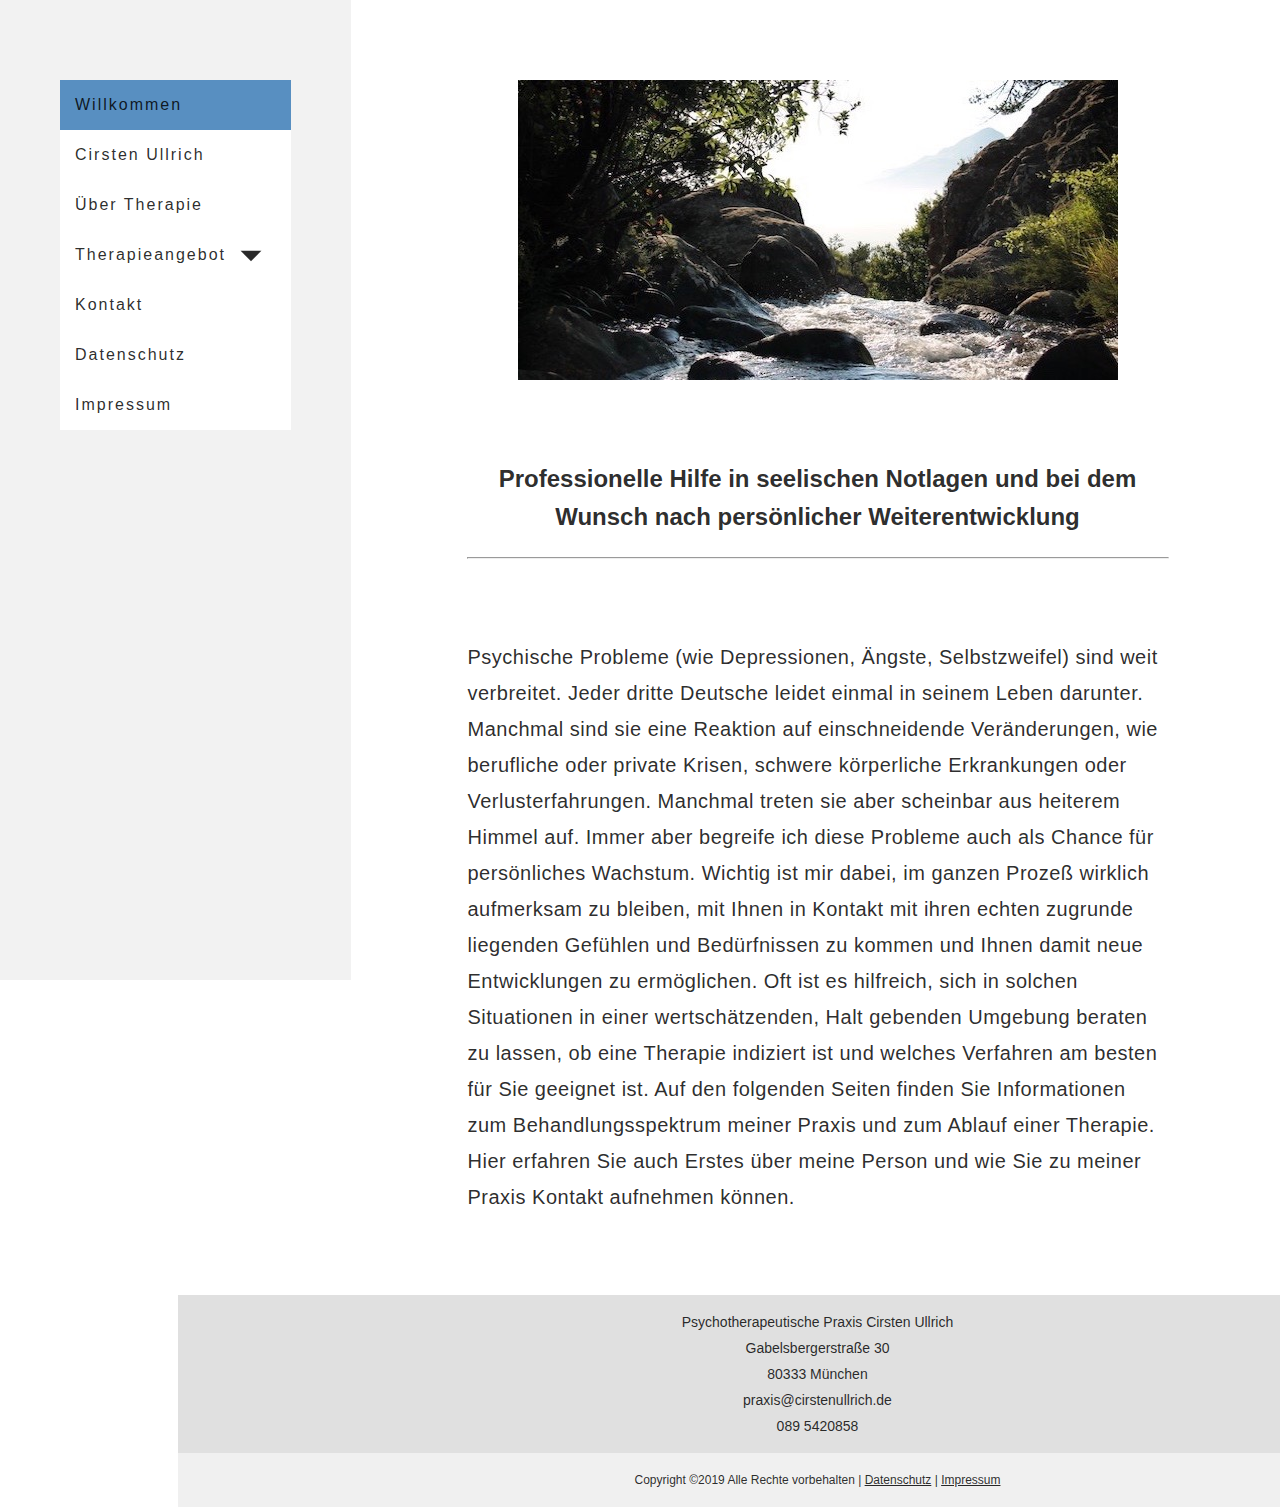
<file: index.html>
<!DOCTYPE html>
<html lang="en">

<head>
    <meta charset="UTF-8" />
    <meta name="viewport" content="width=device-width, initial-scale=1.0" />
    <meta http-equiv="X-UA-Compatible" content="ie=edge" />
    <title>Psychotherapie Cirsten Ullrich | Willkommen</title>
    <link href="https://fonts.googleapis.com/icon?family=Material+Icons" rel="stylesheet" />
    <link rel="stylesheet" href="style.css" />
</head>

<body>
    <!-- Menu only visible =< 1024px -->
    <div id="menuHeader">
        <i id="hamburger" class="material-icons">menu</i>
    </div>

    <div id="menuBody">
        <a class="active" href="index.html">Willkommen</a>
        <a href="Cirsten.html">Cirsten Ullrich</a>
        <a href="Therapie.html">Über Therapie</a>
        <a id="openSub" href="Therapieangebot.html">Therapieangebot
            <i class="material-icons" id="dropDown1">arrow_drop_down</i>
        </a>
        <div id="subMenu1">
            <a href="Therapieangebot.html#0">Behandlungsschwerpunkte</a>
            <a href="Therapieangebot.html#1">Verhaltenstherapie</a>
            <a href="Therapieangebot.html#2">Schematherapie</a>
            <a href="Therapieangebot.html#3">Gruppentherapie</a>
            <a href="Therapieangebot.html#4">Supervision</a>
        </div>
        <a href="Kontakt.html">Kontakt</a>
        <a href="Datenschutz.html">Datenschutz</a>
        <a href="Impressum.html">Impressum</a>
    </div>

    <!-- Menu visible starting from 1025px next to main content -->

    <div id="aside">
        <nav>
            <a class="active" href="index.html">Willkommen</a>
            <a href="Cirsten.html">Cirsten Ullrich</a>
            <a href="Therapie.html">Über Therapie</a>
            <a id="openSub" href="Therapieangebot.html">Therapieangebot
                <i class="material-icons" id="dropDown2">arrow_drop_down</i>
            </a>
            <div id="subMenu2">
                <a href="Therapieangebot.html#0">Behandlungsschwerpunkte</a>
                <a href="Therapieangebot.html#1">Verhaltenstherapie</a>
                <a href="Therapieangebot.html#2">Schematherapie</a>
                <a href="Therapieangebot.html#3">Gruppentherapie</a>
                <a href="Therapieangebot.html#4">Supervision</a>
            </div>
            <a href="Kontakt.html">Kontakt</a>
            <a href="Datenschutz.html">Datenschutz</a>
            <a href="Impressum.html">Impressum</a>
        </nav>
    </div>
    <div id="main">
        <img src="images/Water.jpeg" alt="Natur Foto" />

        <h1>
            Professionelle Hilfe in seelischen Notlagen und bei dem Wunsch nach
            persönlicher Weiterentwicklung
        </h1>

        <hr />

        <p>
            Psychische Probleme (wie Depressionen, Ängste, Selbstzweifel) sind weit
            verbreitet. Jeder dritte Deutsche leidet einmal in seinem Leben
            darunter. Manchmal sind sie eine Reaktion auf einschneidende
            Veränderungen, wie berufliche oder private Krisen, schwere körperliche
            Erkrankungen oder Verlusterfahrungen. Manchmal treten sie aber scheinbar
            aus heiterem Himmel auf. Immer aber begreife ich diese Probleme auch als
            Chance für persönliches Wachstum. Wichtig ist mir dabei, im ganzen
            Prozeß wirklich aufmerksam zu bleiben, mit Ihnen in Kontakt mit ihren
            echten zugrunde liegenden Gefühlen und Bedürfnissen zu kommen und Ihnen
            damit neue Entwicklungen zu ermöglichen. Oft ist es hilfreich, sich in
            solchen Situationen in einer wertschätzenden, Halt gebenden Umgebung
            beraten zu lassen, ob eine Therapie indiziert ist und welches Verfahren
            am besten für Sie geeignet ist. Auf den folgenden Seiten finden Sie
            Informationen zum Behandlungsspektrum meiner Praxis und zum Ablauf einer
            Therapie. Hier erfahren Sie auch Erstes über meine Person und wie Sie zu
            meiner Praxis Kontakt aufnehmen können.
        </p>

        <div id="footer">
            <ul>
                <li>Psychotherapeutische Praxis Cirsten Ullrich</li>
                <li>Gabelsbergerstraße 30</li>
                <li>80333 München</li>
                <li>praxis@cirstenullrich.de</li>
                <li>089 5420858</li>
            </ul>
            <footer>
                Copyright ©2019 Alle Rechte vorbehalten |
                <a href="Datenschutz.html">Datenschutz</a> |
                <a href="Impressum.html">Impressum</a>
            </footer>
        </div>
    </div>

    <script src="https://ajax.googleapis.com/ajax/libs/jquery/3.4.0/jquery.min.js"></script>
    <script src="main.js"></script>
</body>

</html>
</file>
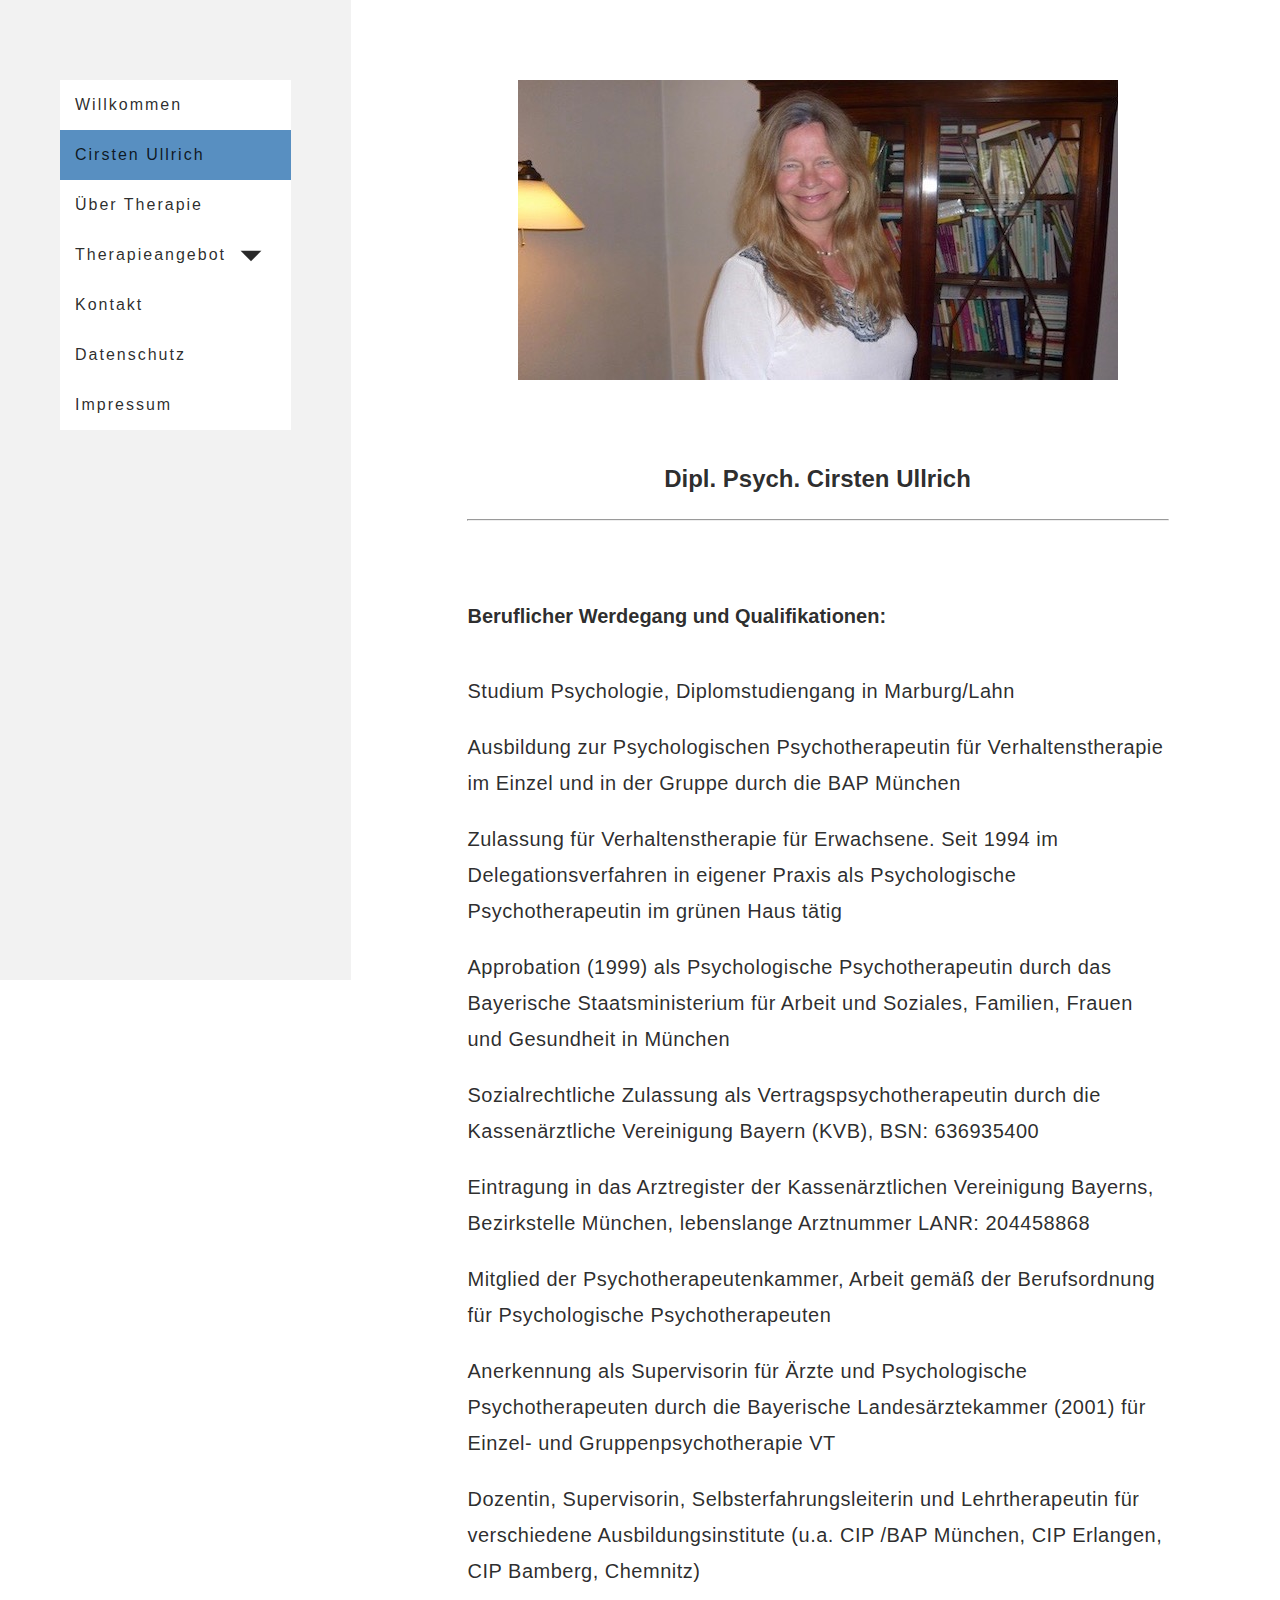
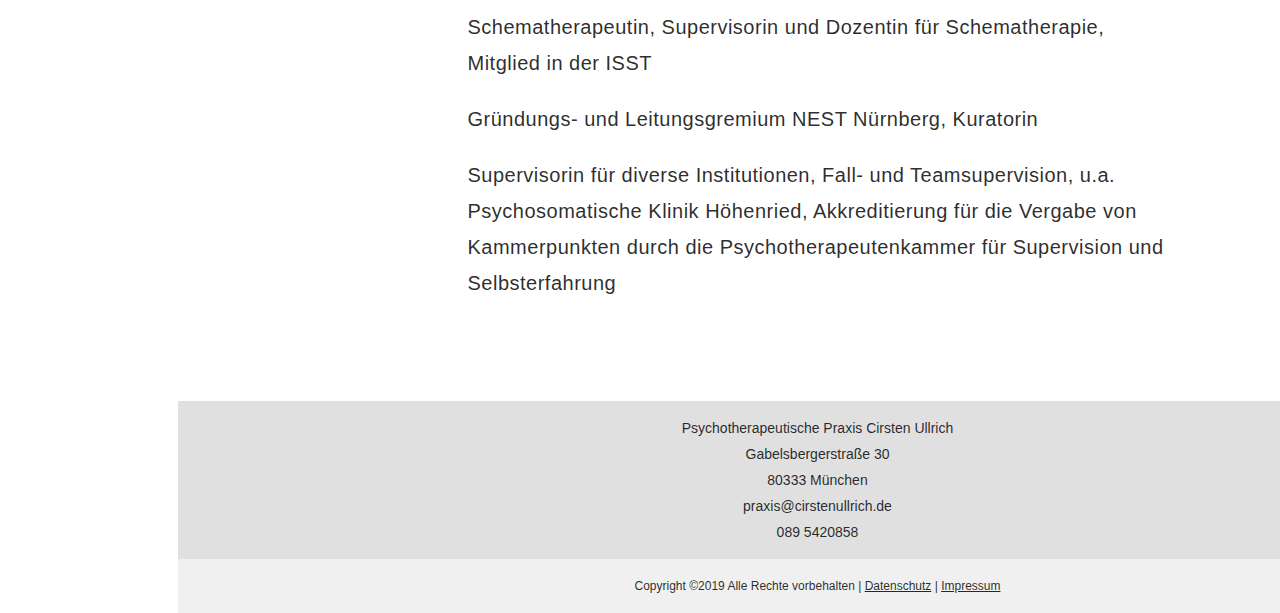
<file: Cirsten.html>
<!DOCTYPE html>
<html lang="en">

<head>
  <meta charset="UTF-8">
  <meta name="viewport" content="width=device-width, initial-scale=1.0">
  <meta http-equiv="X-UA-Compatible" content="ie=edge">
  <title>Psychotherapie Cirsten Ullrich | Über mich</title>
  <link href="https://fonts.googleapis.com/icon?family=Material+Icons" rel="stylesheet" />
  <link rel="stylesheet" href="style.css">
</head>

<body>
  <!-- Menu only visible =< 1024px -->
  <div id="menuHeader">
    <i id="hamburger" class="material-icons">menu</i>
  </div>

  <div id="menuBody">
    <a href="index.html">Willkommen</a>
    <a class="active" href="Cirsten.html">Cirsten Ullrich</a>
    <a href="Therapie.html">Über Therapie</a>
    <a id="openSub" href="Therapieangebot.html">Therapieangebot
      <i class="material-icons" id="dropDown1">arrow_drop_down</i>
    </a>
    <div id="subMenu1">
      <a href="Therapieangebot.html#0">Behandlungsschwerpunkte</a>
      <a href="Therapieangebot.html#1">Verhaltenstherapie</a>
      <a href="Therapieangebot.html#2">Schematherapie</a>
      <a href="Therapieangebot.html#3">Gruppentherapie</a>
      <a href="Therapieangebot.html#4">Supervision</a>
    </div>
    <a href="Kontakt.html">Kontakt</a>
    <a href="Datenschutz.html">Datenschutz</a>
    <a href="Impressum.html">Impressum</a>

  </div>

  <!-- Menu visible starting from 1025px next to main content -->

  <div id="aside">
    <nav>
      <a href="index.html">Willkommen</a>
      <a class="active" href="Cirsten.html">Cirsten Ullrich</a>
      <a href="Therapie.html">Über Therapie</a>
      <a id="openSub" href="Therapieangebot.html">Therapieangebot
        <i class="material-icons" id="dropDown2">arrow_drop_down</i>
      </a>
      <div id="subMenu2">
        <a href="Therapieangebot.html#0">Behandlungsschwerpunkte</a>
        <a href="Therapieangebot.html#1">Verhaltenstherapie</a>
        <a href="Therapieangebot.html#2">Schematherapie</a>
        <a href="Therapieangebot.html#3">Gruppentherapie</a>
        <a href="Therapieangebot.html#4">Supervision</a>
      </div>
      <a href="Kontakt.html">Kontakt</a>
      <a href="Datenschutz.html">Datenschutz</a>
      <a href="Impressum.html">Impressum</a>
    </nav>
  </div>
  <div id="main">

    <img class="addMargin" src="images/Cirsten2.jpeg" alt="Cisten Ullrich">
    <!-- <img class="addMargin" src="images/original_cirsten2.JPG" alt="Cisten Ullrich"> -->

    <h1>Dipl. Psych. Cirsten Ullrich</h1>

    <hr>

    <h3>Beruflicher Werdegang und Qualifikationen:</h3>


    <ul class="listWerde">
      <li>Studium Psychologie, Diplomstudiengang in Marburg/Lahn</li>
      <li>Ausbildung zur Psychologischen Psychotherapeutin für Verhaltenstherapie im Einzel und in der Gruppe durch
        die BAP München</li>
      <li>Zulassung für Verhaltenstherapie für Erwachsene. Seit 1994 im Delegationsverfahren in eigener Praxis als
        Psychologische Psychotherapeutin im grünen Haus tätig</li>
      <li>Approbation (1999) als Psychologische Psychotherapeutin durch das Bayerische Staatsministerium für Arbeit
        und Soziales, Familien, Frauen und Gesundheit in München</li>
      <li>Sozialrechtliche Zulassung als Vertragspsychotherapeutin durch die Kassenärztliche Vereinigung Bayern (KVB),
        BSN: 636935400</li>
      <li>Eintragung in das Arztregister der Kassenärztlichen Vereinigung Bayerns, Bezirkstelle München, lebenslange Arztnummer LANR:
        204458868</li>
      <li>Mitglied der Psychotherapeutenkammer, Arbeit gemäß der Berufsordnung für Psychologische Psychotherapeuten
      </li>
      <li>Anerkennung als Supervisorin für Ärzte und Psychologische Psychotherapeuten durch die Bayerische
        Landesärztekammer (2001) für Einzel- und Gruppenpsychotherapie VT</li>
      <li>Dozentin, Supervisorin, Selbsterfahrungsleiterin und Lehrtherapeutin für verschiedene Ausbildungsinstitute
        (u.a. CIP /BAP München, CIP Erlangen, CIP Bamberg, Chemnitz)
      </li>
      <li>Schematherapeutin, Supervisorin und Dozentin für Schematherapie, Mitglied in der ISST</li>
      <li>Gründungs- und Leitungsgremium NEST Nürnberg, Kuratorin</li>
      <li>Supervisorin für diverse Institutionen, Fall- und Teamsupervision, u.a. Psychosomatische Klinik Höhenried,
        Akkreditierung für die Vergabe von Kammerpunkten durch die Psychotherapeutenkammer für Supervision und
        Selbsterfahrung</li>
    </ul>


    <div id="footer">
      <ul>
        <li>Psychotherapeutische Praxis Cirsten Ullrich</li>
        <li>Gabelsbergerstraße 30</li>
        <li>80333 München</li>
        <li>praxis@cirstenullrich.de</li>
        <li>089 5420858</li>
      </ul>
      <footer>Copyright ©2019 Alle Rechte vorbehalten | <a href="Datenschutz.html">Datenschutz</a> | <a
          href="Impressum.html">Impressum</a>
      </footer>
    </div>
  </div>





  <script src="https://ajax.googleapis.com/ajax/libs/jquery/3.4.0/jquery.min.js"></script>
  <script src="main.js"></script>
</body>

</html>
</file>
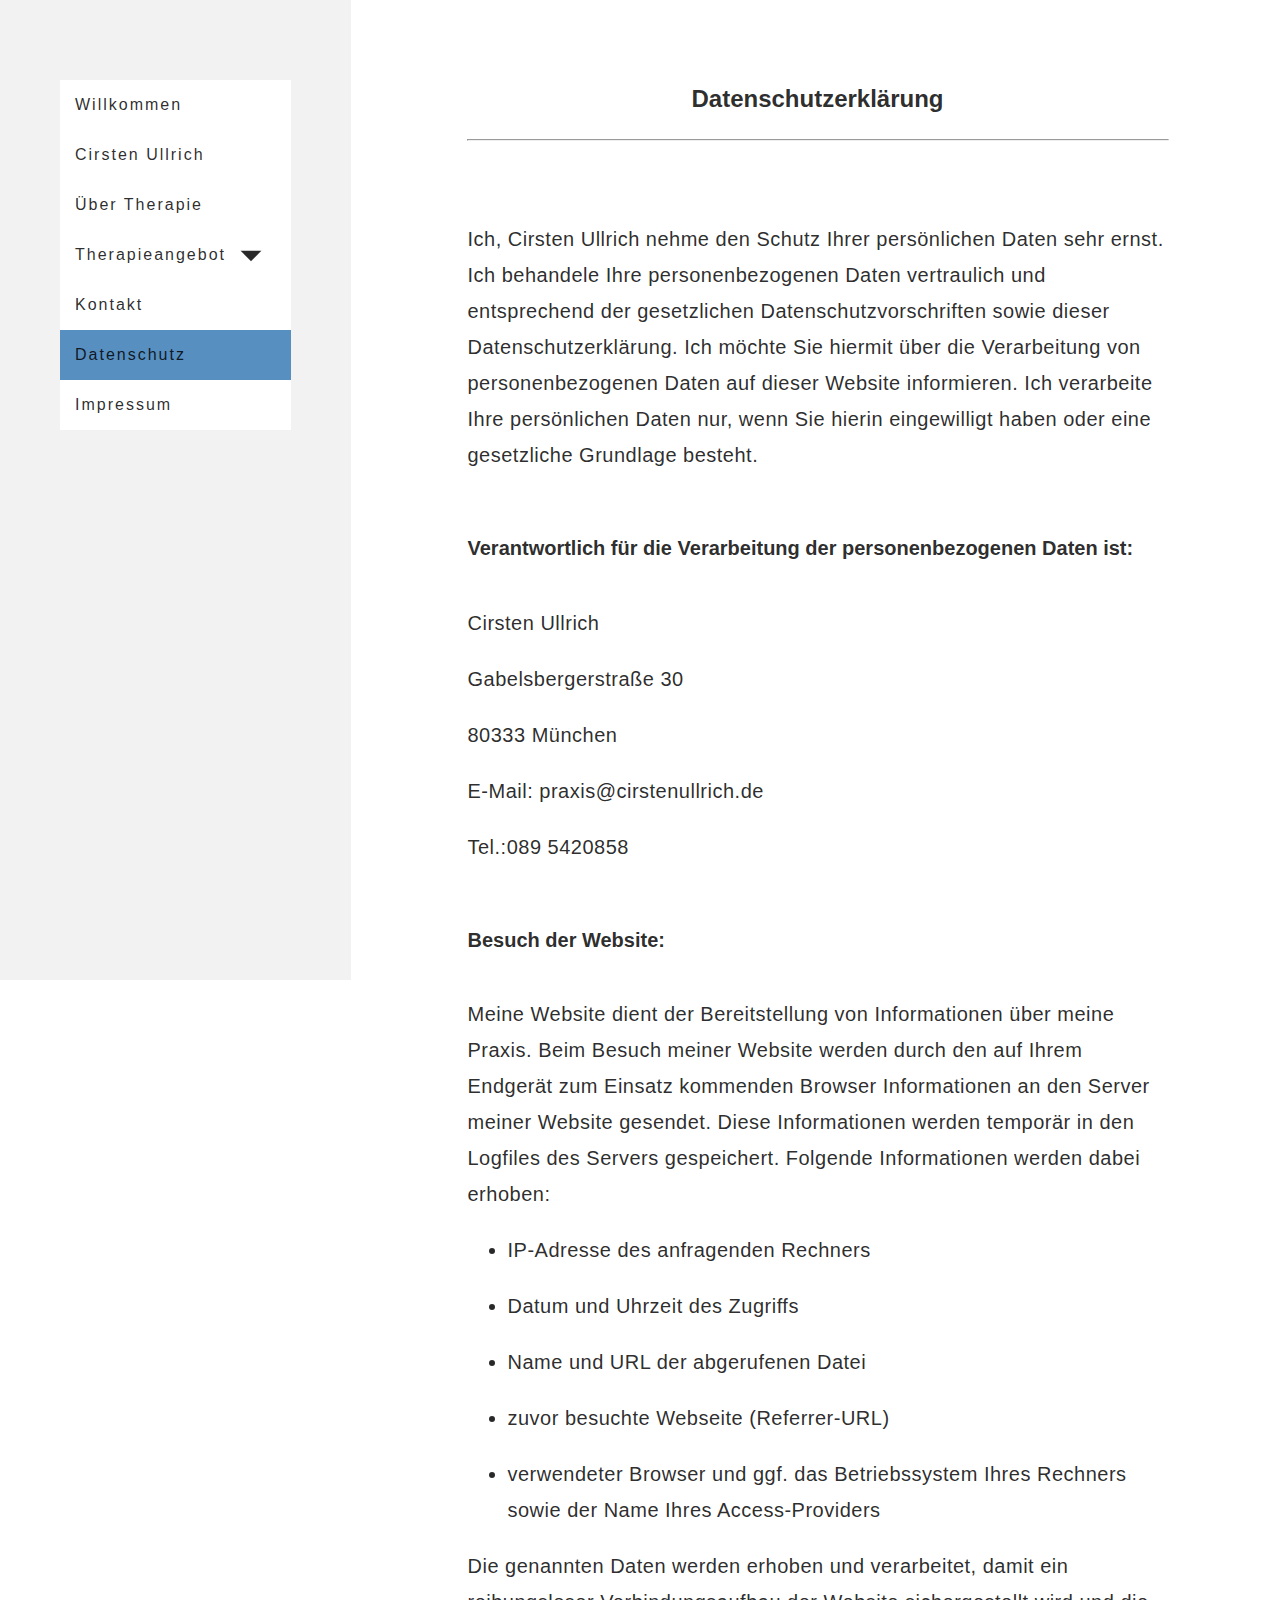
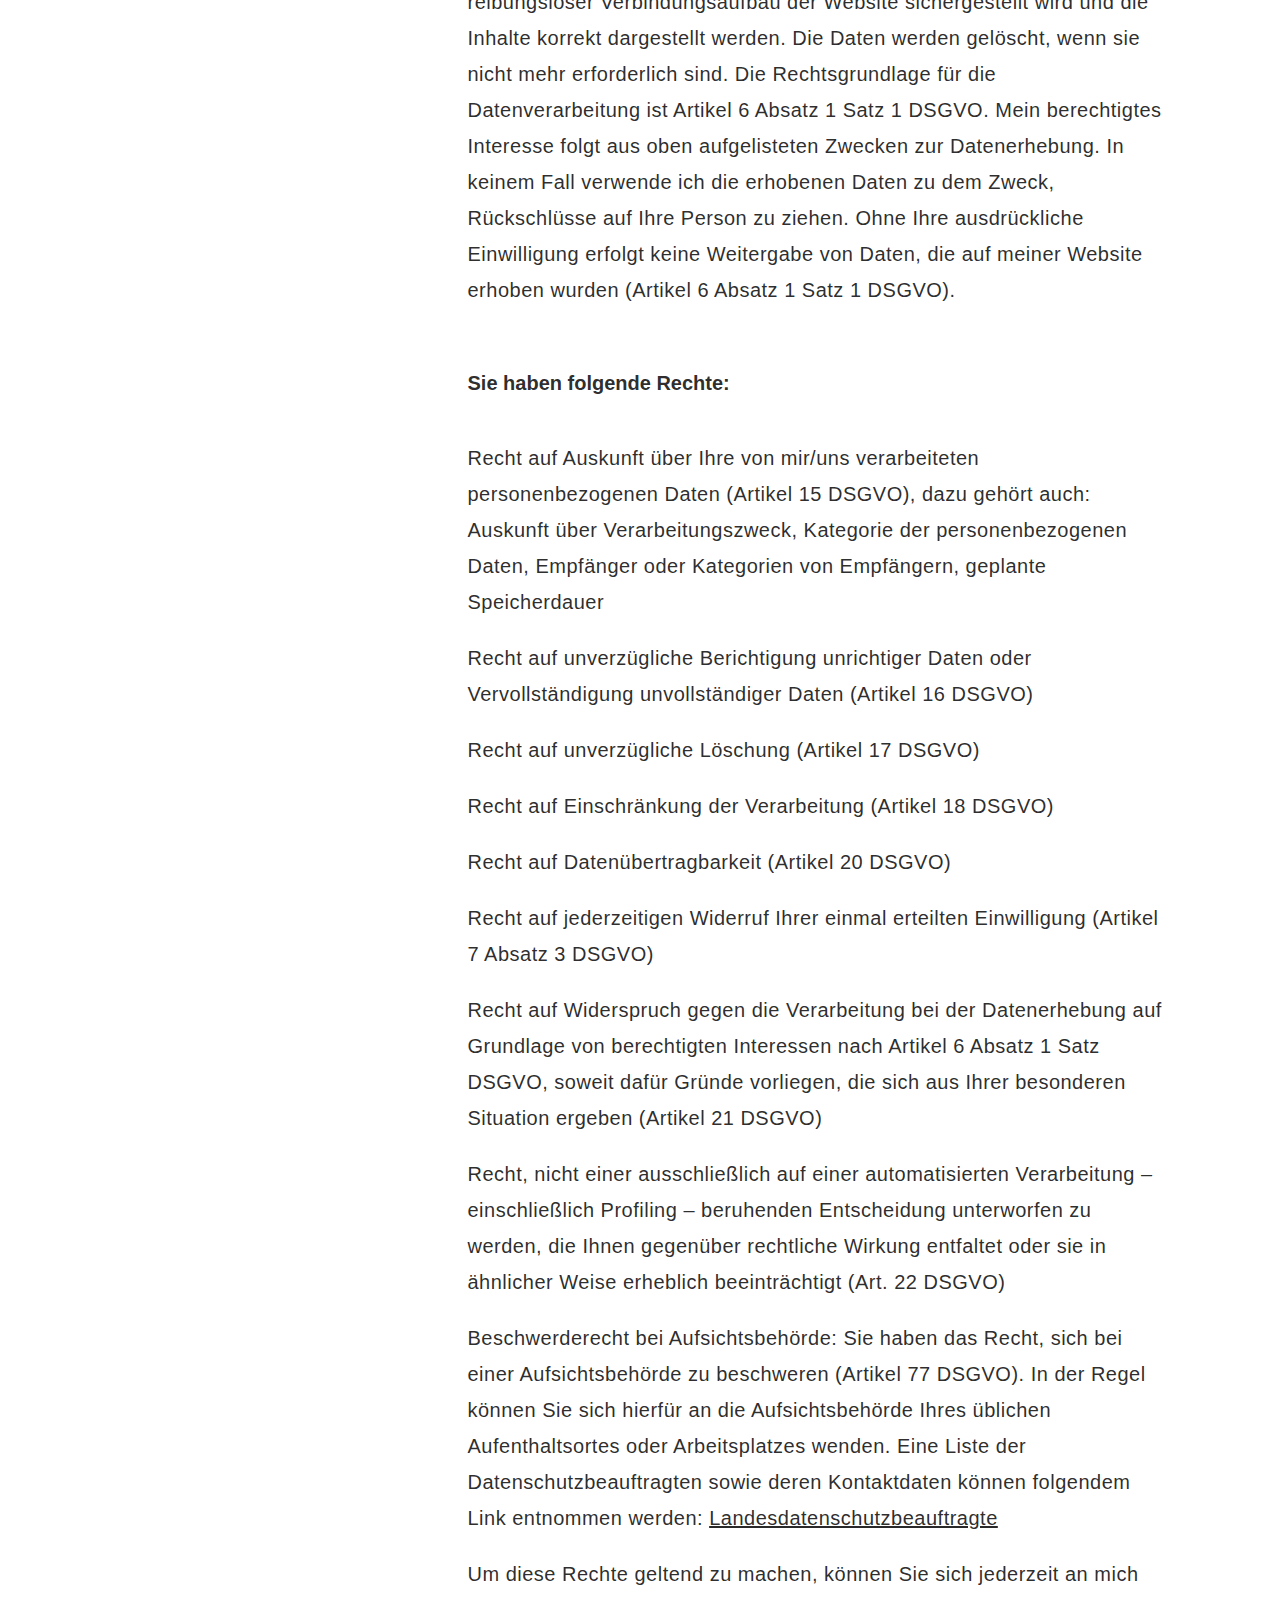
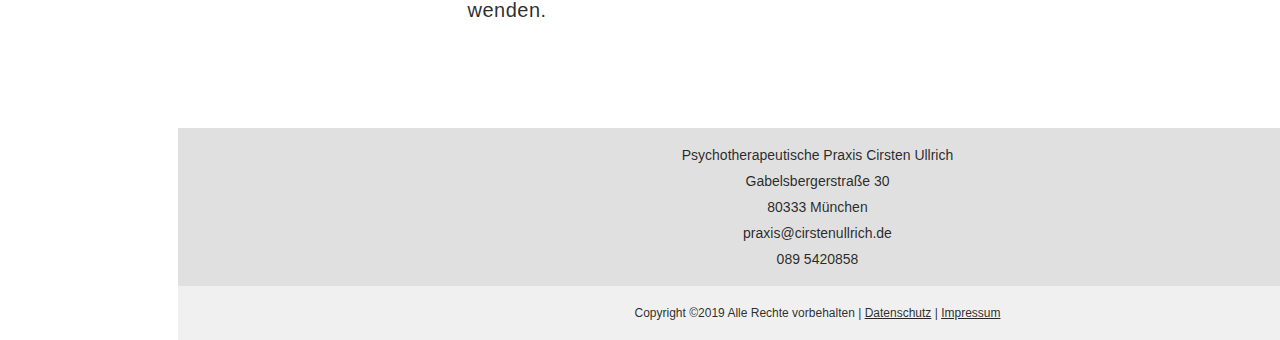
<file: Datenschutz.html>
<!DOCTYPE html>
<html lang="en">

<head>
  <meta charset="UTF-8">
  <meta name="viewport" content="width=device-width, initial-scale=1.0">
  <meta http-equiv="X-UA-Compatible" content="ie=edge">
  <title>Psychotherapie Cirsten Ullrich | Datenschutz</title>
  <link href="https://fonts.googleapis.com/icon?family=Material+Icons" rel="stylesheet" />
  <link rel="stylesheet" href="style.css">
</head>

<body>
  <!-- Menu only visible =< 1024px -->
  <div id="menuHeader">
    <i id="hamburger" class="material-icons">menu</i>
  </div>

  <div id="menuBody">
    <a href="index.html">Willkommen</a>
    <a href="Cirsten.html">Cirsten Ullrich</a>
    <a href="Therapie.html">Über Therapie</a>
    <a id="openSub" href="Therapieangebot.html">Therapieangebot
      <i class="material-icons" id="dropDown1">arrow_drop_down</i>
    </a>
    <div id="subMenu1">
      <a href="Therapieangebot.html#0">Behandlungsschwerpunkte</a>
      <a href="Therapieangebot.html#1">Verhaltenstherapie</a>
      <a href="Therapieangebot.html#2">Schematherapie</a>
      <a href="Therapieangebot.html#3">Gruppentherapie</a>
      <a href="Therapieangebot.html#4">Supervision</a>
    </div>
    <a href="Kontakt.html">Kontakt</a>
    <a class="active" href="Datenschutz.html">Datenschutz</a>
    <a href="Impressum.html">Impressum</a>

  </div>

  <!-- Menu visible starting from 1025px next to main content -->

  <div id="aside">
    <nav>
      <a href="index.html">Willkommen</a>
      <a href="Cirsten.html">Cirsten Ullrich</a>
      <a href="Therapie.html">Über Therapie</a>
      <a id="openSub" href="Therapieangebot.html">Therapieangebot
        <i class="material-icons" id="dropDown2">arrow_drop_down</i>
      </a>
      <div id="subMenu2">
        <a href="Therapieangebot.html#0">Behandlungsschwerpunkte</a>
        <a href="Therapieangebot.html#1">Verhaltenstherapie</a>
        <a href="Therapieangebot.html#2">Schematherapie</a>
        <a href="Therapieangebot.html#3">Gruppentherapie</a>
        <a href="Therapieangebot.html#4">Supervision</a>
      </div>
      <a href="Kontakt.html">Kontakt</a>
      <a class="active" href="Datenschutz.html">Datenschutz</a>
      <a href="Impressum.html">Impressum</a>
    </nav>
  </div>
  <div id="main">


    <h1>Datenschutzerklärung</h1>

    <hr>

    <ul class="listWerde">
      <li>Ich, Cirsten Ullrich nehme den Schutz Ihrer persönlichen Daten sehr ernst. Ich behandele Ihre
        personenbezogenen
        Daten vertraulich und entsprechend der gesetzlichen Datenschutzvorschriften sowie dieser Datenschutzerklärung.
        Ich möchte Sie hiermit über die Verarbeitung von personenbezogenen Daten auf dieser Website informieren. Ich
        verarbeite Ihre persönlichen Daten nur, wenn Sie hierin eingewilligt haben oder eine gesetzliche Grundlage
        besteht.</li>
    </ul>

    <h3>Verantwortlich für die Verarbeitung der personenbezogenen Daten ist:</h3>
    <ul class="listWerde contact">
      <li>Cirsten Ullrich</li>
      <li>Gabelsbergerstraße 30</li>
      <li>80333 München</li>
      <li>E-Mail: praxis@cirstenullrich.de</li>
      <li>Tel.:089 5420858</li>
    </ul>

    <h3>Besuch der Website:</h3>

    <ul class="listWerde">
      <li>Meine Website dient der Bereitstellung von Informationen über meine Praxis. Beim Besuch meiner Website werden
        durch den auf Ihrem Endgerät zum Einsatz kommenden Browser Informationen an den Server meiner Website gesendet.
        Diese Informationen werden temporär in den Logfiles des Servers gespeichert. Folgende Informationen werden dabei
        erhoben:

        <ol class="dots">
          <li>IP-Adresse des anfragenden Rechners</li>
          <li>Datum und Uhrzeit des Zugriffs</li>
          <li>Name und URL der abgerufenen Datei</li>
          <li>zuvor besuchte Webseite (Referrer-URL)</li>
          <li>verwendeter Browser und ggf. das Betriebssystem Ihres Rechners sowie der Name Ihres Access-Providers</li>
        </ol>

      </li>

      <li>Die genannten Daten werden erhoben und verarbeitet, damit ein reibungsloser Verbindungsaufbau der Website
        sichergestellt wird und die Inhalte korrekt dargestellt werden. Die Daten werden gelöscht, wenn sie nicht mehr
        erforderlich sind. Die Rechtsgrundlage für die Datenverarbeitung ist Artikel 6 Absatz 1 Satz 1 DSGVO.
        Mein berechtigtes Interesse folgt aus oben aufgelisteten Zwecken zur Datenerhebung. In keinem Fall verwende ich
        die erhobenen Daten zu dem Zweck, Rückschlüsse auf Ihre Person zu ziehen.
        Ohne Ihre ausdrückliche Einwilligung erfolgt keine Weitergabe von Daten,
        die auf meiner Website erhoben wurden (Artikel 6 Absatz 1 Satz 1 DSGVO).
    </ul>

    <h3>Sie haben folgende Rechte:</h3>
    <ul class="listWerde">
      <li>Recht auf Auskunft über Ihre von mir/uns verarbeiteten personenbezogenen Daten (Artikel 15 DSGVO), dazu gehört
        auch: Auskunft über Verarbeitungszweck, Kategorie der personenbezogenen Daten, Empfänger oder Kategorien von
        Empfängern, geplante Speicherdauer</li>
      <li>Recht auf unverzügliche Berichtigung unrichtiger Daten oder Vervollständigung unvollständiger Daten
        (Artikel 16 DSGVO)</li>
      <li>Recht auf unverzügliche Löschung (Artikel 17 DSGVO)</li>
      <li>Recht auf Einschränkung der Verarbeitung (Artikel 18 DSGVO)</li>
      <li>Recht auf Datenübertragbarkeit (Artikel 20 DSGVO)</li>
      <li>Recht auf jederzeitigen Widerruf Ihrer einmal erteilten Einwilligung (Artikel 7 Absatz 3 DSGVO)</li>
      <li>Recht auf Widerspruch gegen die Verarbeitung bei der Datenerhebung auf Grundlage von berechtigten
        Interessen nach Artikel 6 Absatz 1 Satz DSGVO, soweit dafür Gründe vorliegen, die sich aus Ihrer
        besonderen Situation ergeben (Artikel 21 DSGVO)</li>
      <li>Recht, nicht einer ausschließlich auf einer automatisierten Verarbeitung – einschließlich Profiling –
        beruhenden Entscheidung unterworfen zu werden, die Ihnen gegenüber rechtliche Wirkung entfaltet oder sie
        in ähnlicher Weise erheblich beeinträchtigt (Art. 22 DSGVO)</li>
      <li>Beschwerderecht bei Aufsichtsbehörde: Sie haben das Recht, sich bei einer Aufsichtsbehörde zu
        beschweren (Artikel 77 DSGVO). In der Regel können Sie sich hierfür an die Aufsichtsbehörde Ihres
        üblichen Aufenthaltsortes oder Arbeitsplatzes wenden. Eine Liste der Datenschutzbeauftragten sowie deren
        Kontaktdaten können folgendem Link entnommen werden: <a target="_blank"
          href="https://www.bfdi.bund.de/DE/Infothek/Anschriften_Links/anschriften_links-node.html">Landesdatenschutzbeauftragte</a>
      </li>
      <li>Um diese Rechte geltend zu machen, können Sie sich jederzeit an mich wenden.</li>
    </ul>



    <div id="footer">
      <ul>
        <li>Psychotherapeutische Praxis Cirsten Ullrich</li>
        <li>Gabelsbergerstraße 30</li>
        <li>80333 München</li>
        <li>praxis@cirstenullrich.de</li>
        <li>089 5420858</li>
      </ul>
      <footer>Copyright ©2019 Alle Rechte vorbehalten | <a href="Datenschutz.html">Datenschutz</a> | <a
          href="Impressum.html">Impressum</a>
      </footer>
    </div>
  </div>
  <script src="https://ajax.googleapis.com/ajax/libs/jquery/3.4.0/jquery.min.js"></script>
  <script src="main.js"></script>
</body>

</html>
</file>
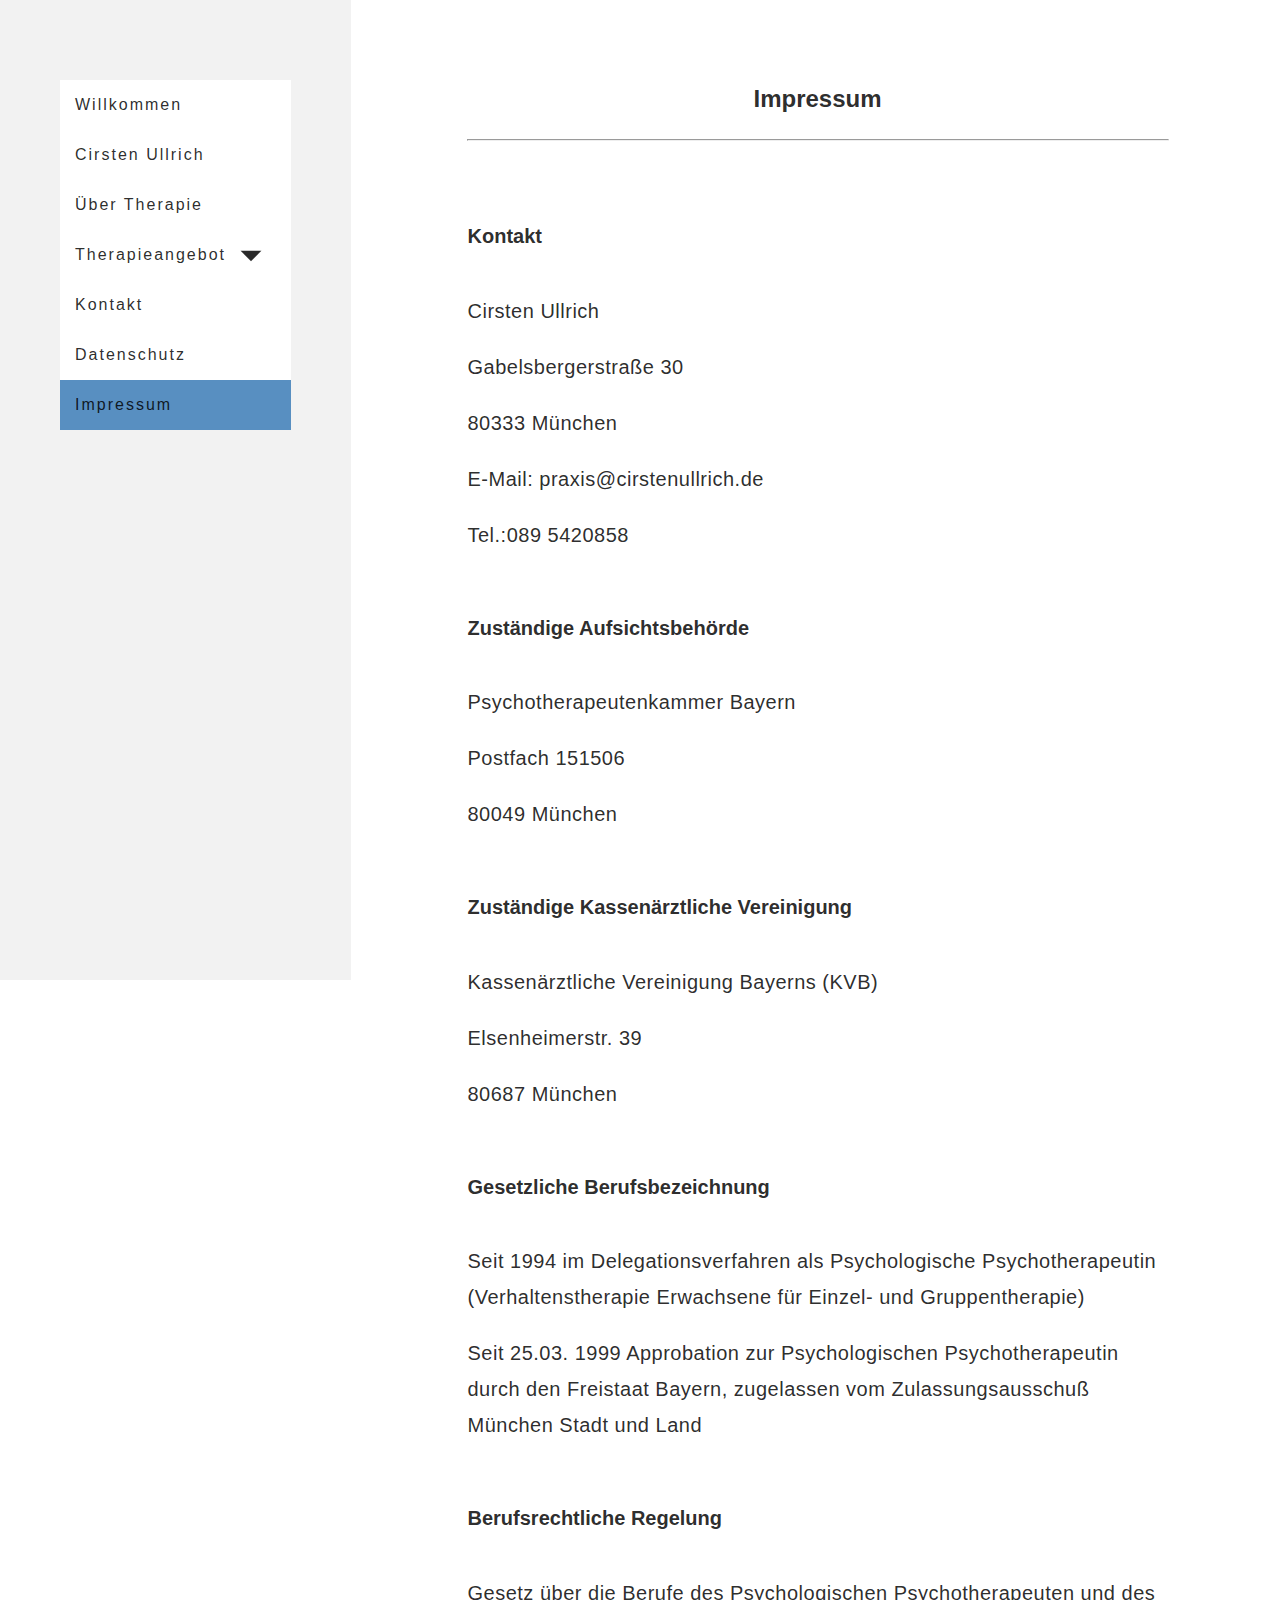
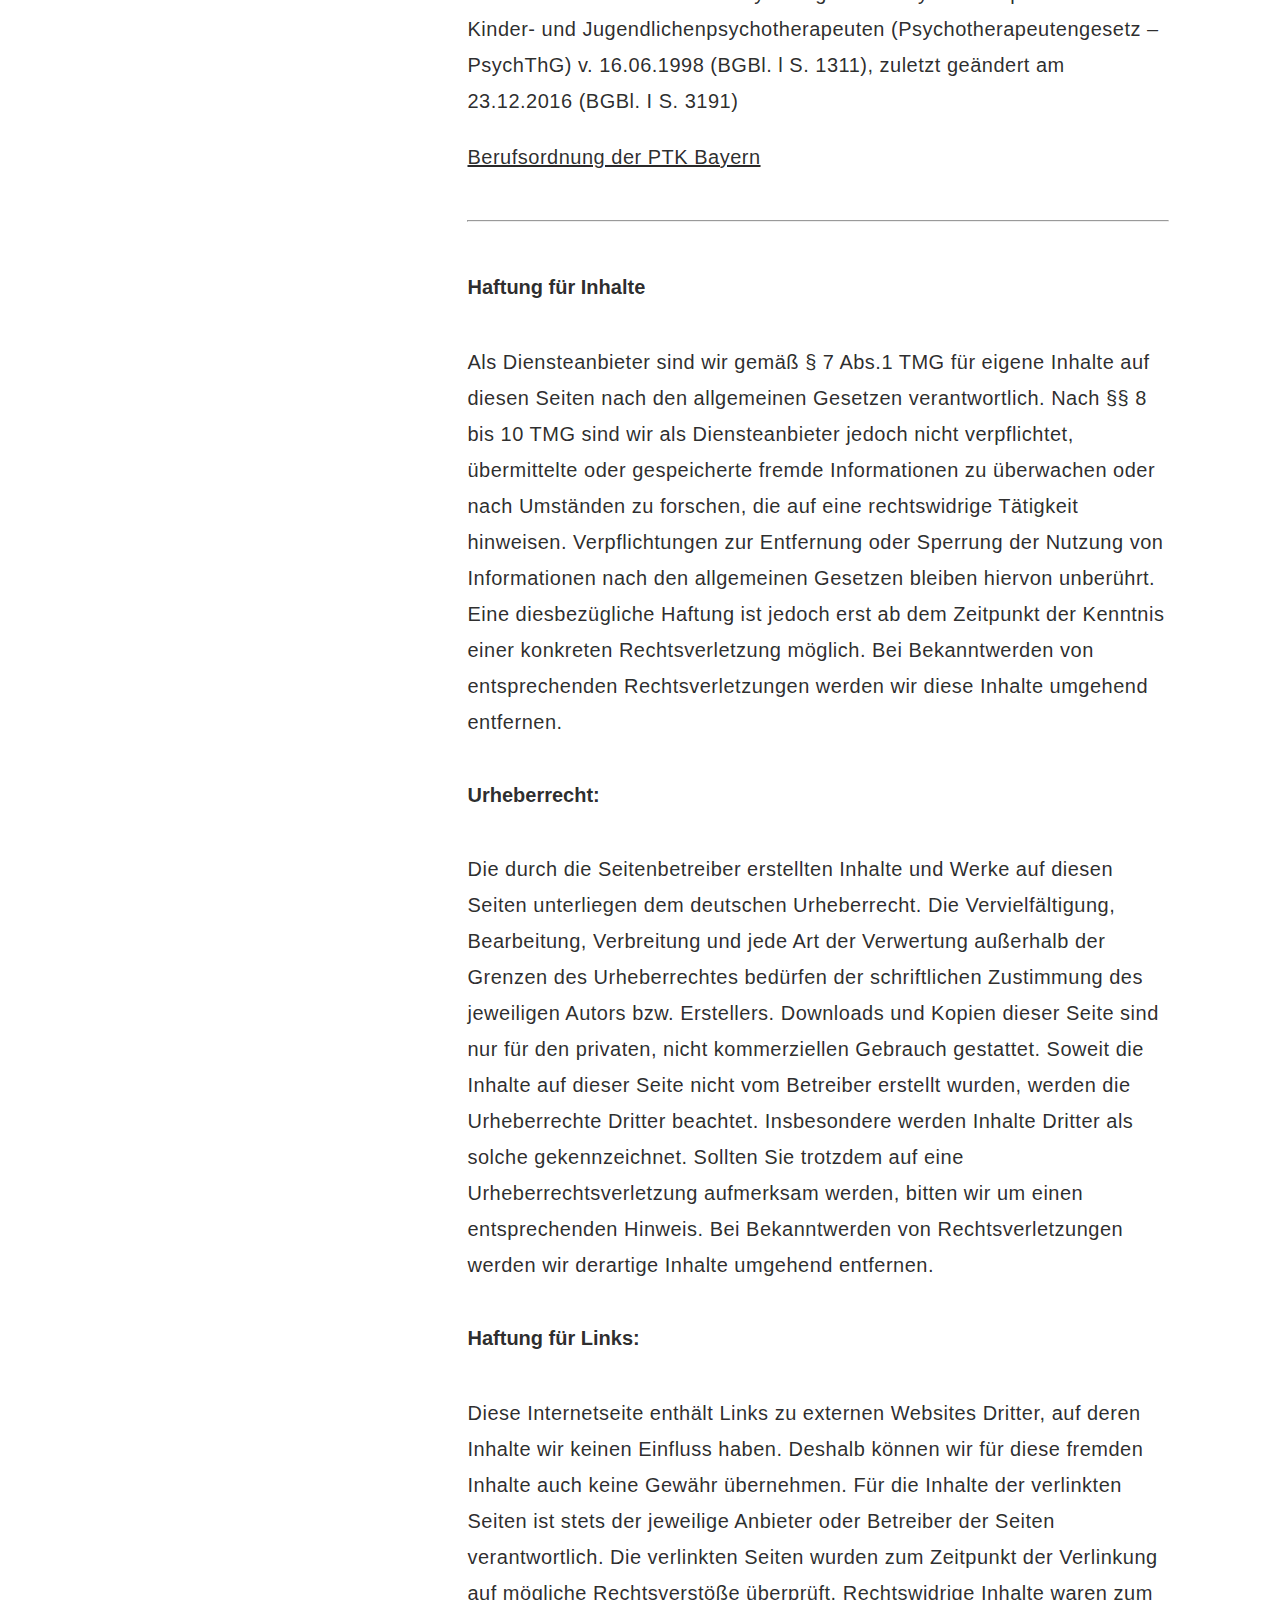
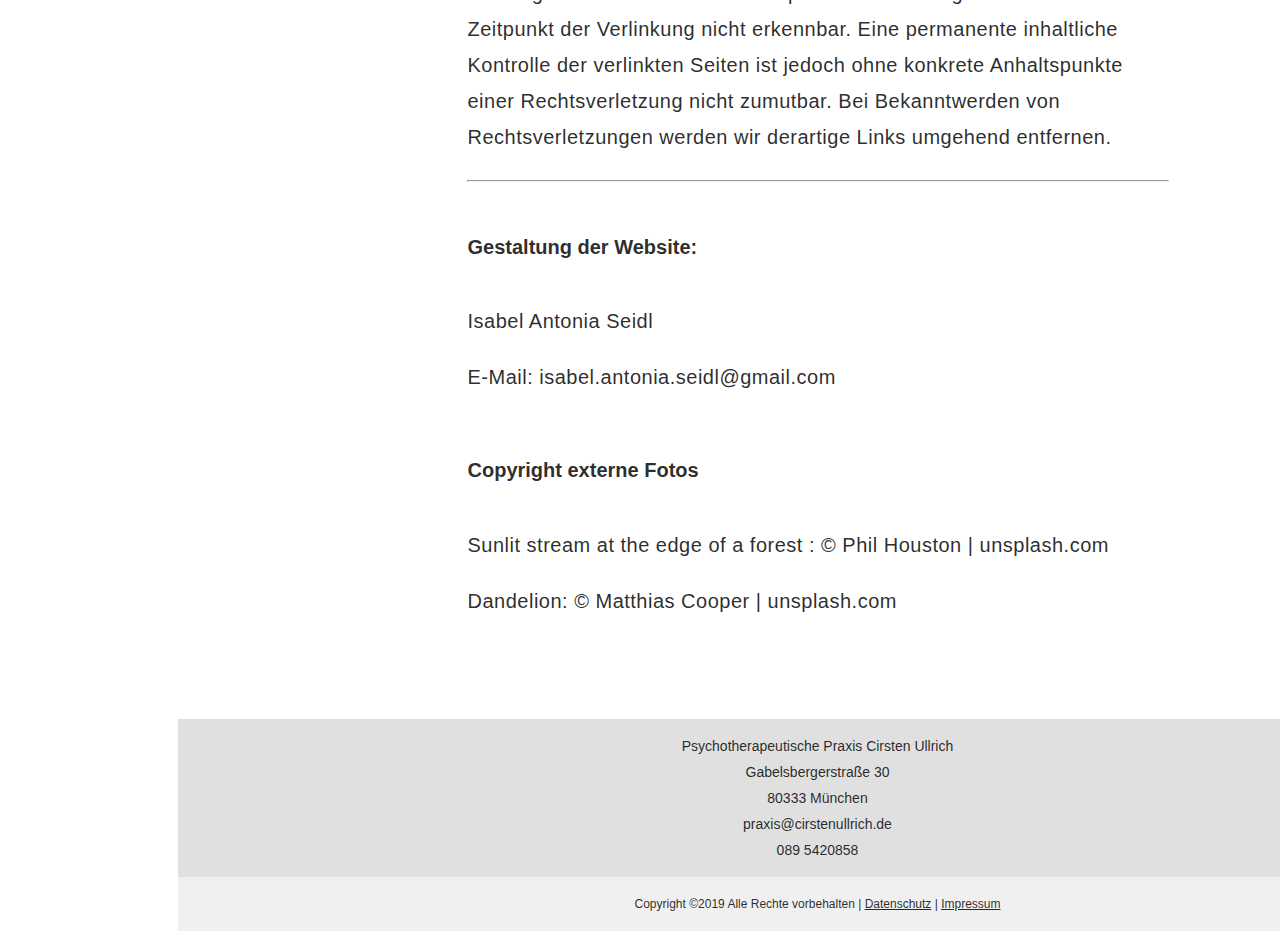
<file: Impressum.html>
<!DOCTYPE html>
<html lang="en">

<head>
    <meta charset="UTF-8">
    <meta name="viewport" content="width=device-width, initial-scale=1.0">
    <meta http-equiv="X-UA-Compatible" content="ie=edge">
    <title>Psychotherapie Cirsten Ullrich | Impressum</title>
    <link href="https://fonts.googleapis.com/icon?family=Material+Icons" rel="stylesheet" />
    <link rel="stylesheet" href="style.css">
</head>

<body>
    <!-- Menu only visible =< 1024px -->
    <div id="menuHeader">
        <i id="hamburger" class="material-icons">menu</i>
    </div>

    <div id="menuBody">
        <a href="index.html">Willkommen</a>
        <a href="Cirsten.html">Cirsten Ullrich</a>
        <a href="Therapie.html">Über Therapie</a>
        <a id="openSub" href="Therapieangebot.html">Therapieangebot
            <i class="material-icons" id="dropDown1">arrow_drop_down</i>
        </a>
        <div id="subMenu1">
            <a href="Therapieangebot.html#0">Behandlungsschwerpunkte</a>
            <a href="Therapieangebot.html#1">Verhaltenstherapie</a>
            <a href="Therapieangebot.html#2">Schematherapie</a>
            <a href="Therapieangebot.html#3">Gruppentherapie</a>
            <a href="Therapieangebot.html#4">Supervision</a>
        </div>
        <a href="Kontakt.html">Kontakt</a>
        <a href="Datenschutz.html">Datenschutz</a>
        <a class="active" href="Impressum.html">Impressum</a>

    </div>

    <!-- Menu visible starting from 1025px next to main content -->

    <div id="aside">
        <nav>
            <a href="index.html">Willkommen</a>
            <a href="Cirsten.html">Cirsten Ullrich</a>
            <a href="Therapie.html">Über Therapie</a>
            <a id="openSub" href="Therapieangebot.html">Therapieangebot
                <i class="material-icons" id="dropDown2">arrow_drop_down</i>
            </a>
            <div id="subMenu2">
                <a href="Therapieangebot.html#0">Behandlungsschwerpunkte</a>
                <a href="Therapieangebot.html#1">Verhaltenstherapie</a>
                <a href="Therapieangebot.html#2">Schematherapie</a>
                <a href="Therapieangebot.html#3">Gruppentherapie</a>
                <a href="Therapieangebot.html#4">Supervision</a>
            </div>
            <a href="Kontakt.html">Kontakt</a>
            <a href="Datenschutz.html">Datenschutz</a>
            <a class="active" href="Impressum.html">Impressum</a>
        </nav>
    </div>
    <div id="main">


        <h1>Impressum</h1>
        <hr>

        <h3>Kontakt</h3>
        <ul class="listWerde contact">
            <li>Cirsten Ullrich</li>
            <li>Gabelsbergerstraße 30</li>
            <li>80333 München</li>
            <li>E-Mail: praxis@cirstenullrich.de</li>
            <li>Tel.:089 5420858</li>
        </ul>

        <h3>Zuständige Aufsichtsbehörde</h3>
        <ul class="listWerde contact">
            <li>Psychotherapeutenkammer Bayern</li>
            <li>Postfach 151506</li>
            <li>80049 München</li>
        </ul>

        <h3>Zuständige Kassenärztliche Vereinigung</h3>
        <ul class="listWerde contact">
            <li>Kassenärztliche Vereinigung Bayerns (KVB)</li>
            <li>Elsenheimerstr. 39</li>
            <li>80687 München</li>
        </ul>

        <h3>Gesetzliche Berufsbezeichnung</h3>
        <ul class="listWerde contact">
            <li>Seit 1994 im Delegationsverfahren als Psychologische Psychotherapeutin (Verhaltenstherapie Erwachsene
                für Einzel- und Gruppentherapie)</li>
            <li>Seit 25.03. 1999 Approbation zur Psychologischen Psychotherapeutin
                durch den Freistaat Bayern, zugelassen vom Zulassungsausschuß München Stadt und Land</li>

        </ul>

        <h3>Berufsrechtliche Regelung</h3>
        <ul class="listWerde contact">
            <li>Gesetz über die Berufe des Psychologischen Psychotherapeuten und des Kinder- und
                Jugendlichenpsychotherapeuten (Psychotherapeutengesetz – PsychThG) v. 16.06.1998 (BGBl. l S. 1311),
                zuletzt geändert am 23.12.2016 (BGBl. I S. 3191)</li>
            <li> <a href="https://www.ptk-bayern.de/ptk/web.nsf/gfx/Berufsordnung_PTK_Bayern.pdf/$file/Berufsordnung_PTK_Bayern.pdf"
                    target="_blank">Berufsordnung
                    der PTK Bayern</a></li>

        </ul>

        <hr>

        <h3>Haftung für Inhalte</h3>
        <p>Als Diensteanbieter sind wir gemäß § 7 Abs.1 TMG für eigene Inhalte auf diesen Seiten nach den allgemeinen
            Gesetzen verantwortlich. Nach §§ 8 bis 10 TMG sind wir als Diensteanbieter jedoch nicht verpflichtet,
            übermittelte oder gespeicherte fremde Informationen zu überwachen oder nach Umständen zu forschen, die auf
            eine rechtswidrige Tätigkeit hinweisen. Verpflichtungen zur Entfernung oder Sperrung der Nutzung von
            Informationen nach den allgemeinen Gesetzen bleiben hiervon unberührt. Eine diesbezügliche Haftung ist
            jedoch erst ab dem Zeitpunkt der Kenntnis einer konkreten Rechtsverletzung möglich. Bei Bekanntwerden von
            entsprechenden Rechtsverletzungen werden wir diese Inhalte umgehend entfernen.</p>

        <h3>Urheberrecht:</h3>
        <p>Die durch die Seitenbetreiber erstellten Inhalte und Werke auf diesen Seiten unterliegen dem deutschen
            Urheberrecht. Die Vervielfältigung, Bearbeitung, Verbreitung und jede Art der Verwertung außerhalb der
            Grenzen des Urheberrechtes bedürfen der schriftlichen Zustimmung des jeweiligen Autors bzw. Erstellers.
            Downloads und Kopien dieser Seite sind nur für den privaten, nicht kommerziellen Gebrauch gestattet.
            Soweit die Inhalte auf dieser Seite nicht vom Betreiber erstellt wurden, werden die Urheberrechte
            Dritter beachtet. Insbesondere werden Inhalte Dritter als solche gekennzeichnet. Sollten Sie trotzdem
            auf eine Urheberrechtsverletzung aufmerksam werden, bitten wir um einen entsprechenden Hinweis. Bei
            Bekanntwerden von Rechtsverletzungen werden wir derartige Inhalte umgehend entfernen.</p>

        <h3>Haftung für Links:</h3>
        <p>Diese Internetseite enthält Links zu externen Websites Dritter, auf deren Inhalte wir keinen Einfluss
            haben. Deshalb können wir für diese fremden Inhalte auch keine Gewähr übernehmen. Für die Inhalte
            der verlinkten Seiten ist stets der jeweilige Anbieter oder Betreiber der Seiten verantwortlich. Die
            verlinkten Seiten wurden zum Zeitpunkt der Verlinkung auf mögliche Rechtsverstöße überprüft.
            Rechtswidrige Inhalte waren zum Zeitpunkt der Verlinkung nicht erkennbar. Eine permanente
            inhaltliche Kontrolle der verlinkten Seiten ist jedoch ohne konkrete Anhaltspunkte einer
            Rechtsverletzung nicht zumutbar. Bei Bekanntwerden von Rechtsverletzungen werden wir derartige Links
            umgehend entfernen.</p>

        <hr>

        <h3>Gestaltung der Website:</h3>
        <ul class="listWerde contact">
            <li>Isabel Antonia Seidl</li>
            <li>E-Mail: isabel.antonia.seidl@gmail.com</li>
        </ul>

        <h3>Copyright externe Fotos</h3>
        <ul class="listWerde contact">
            <li>Sunlit stream at the edge of a forest : © Phil Houston | unsplash.com</li>
            <li>Dandelion: © Matthias Cooper | unsplash.com</li>
        </ul>





        <div id="footer">
            <ul>
                <li>Psychotherapeutische Praxis Cirsten Ullrich</li>
                <li>Gabelsbergerstraße 30</li>
                <li>80333 München</li>
                <li>praxis@cirstenullrich.de</li>
                <li>089 5420858</li>
            </ul>
            <footer>Copyright ©2019 Alle Rechte vorbehalten | <a href="Datenschutz.html">Datenschutz</a> | <a
                    href="Impressum.html">Impressum</a>
            </footer>
        </div>
    </div>
    <script src="https://ajax.googleapis.com/ajax/libs/jquery/3.4.0/jquery.min.js"></script>
    <script src="main.js"></script>
</body>

</html>
</file>
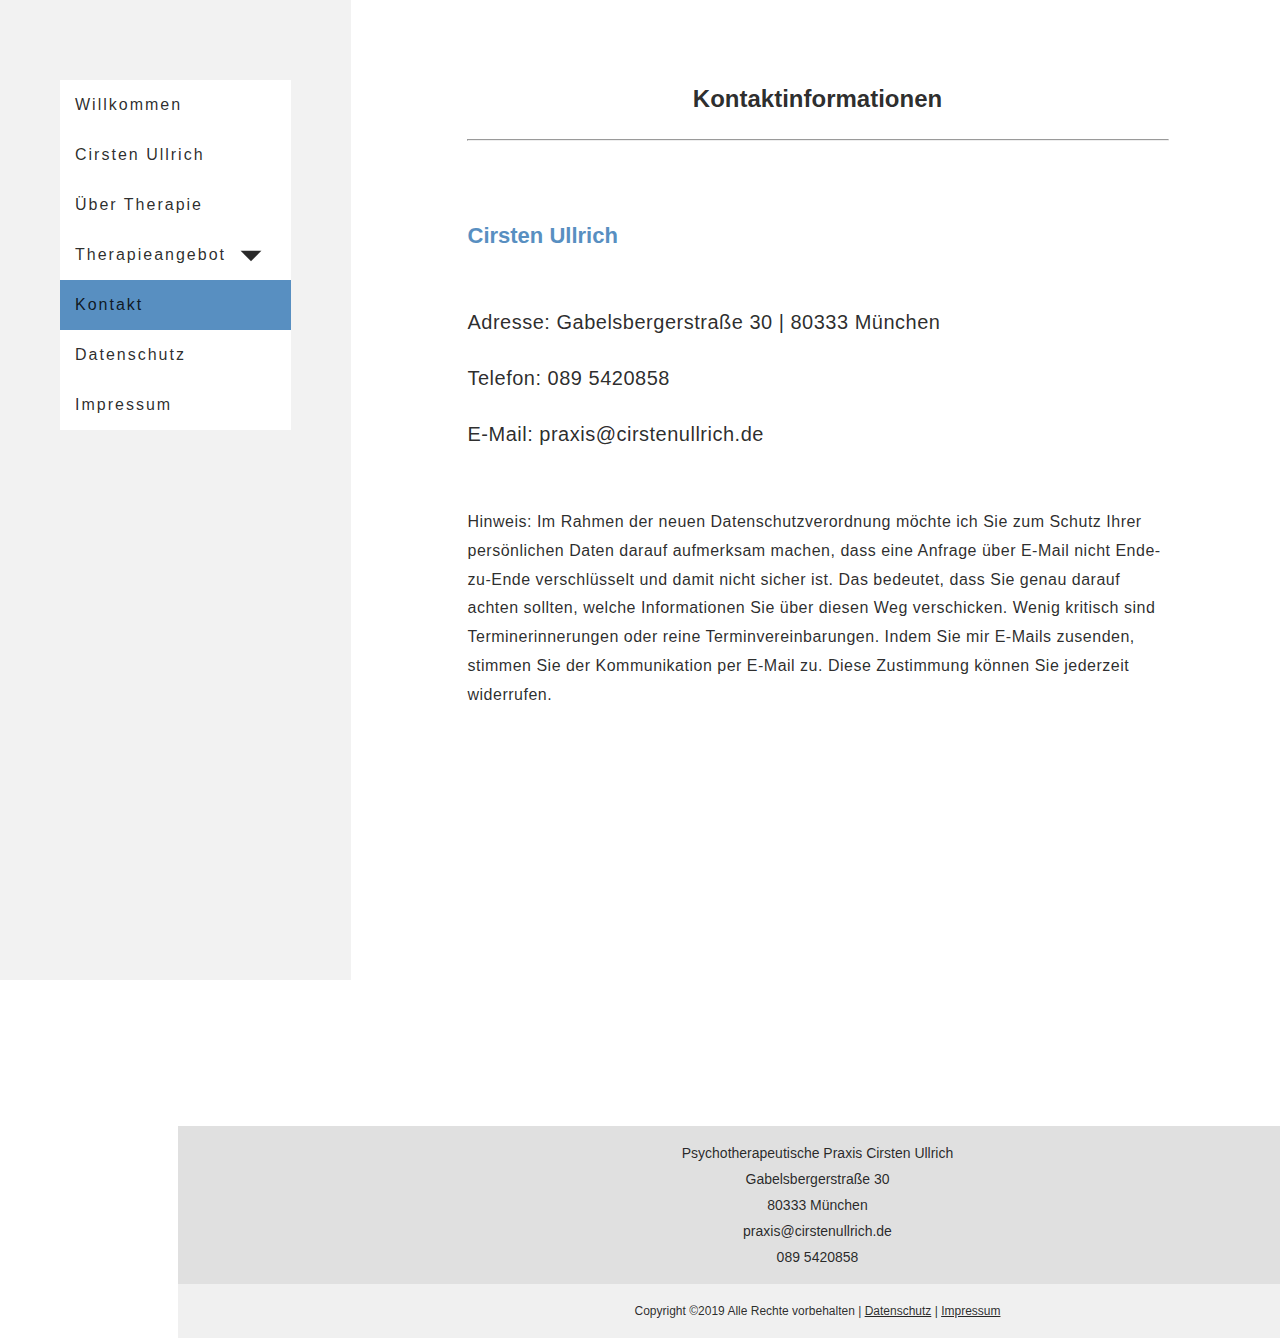
<file: Kontakt.html>
<!DOCTYPE html>
<html lang="en">

<head>
    <meta charset="UTF-8">
    <meta name="viewport" content="width=device-width, initial-scale=1.0">
    <meta http-equiv="X-UA-Compatible" content="ie=edge">
    <title>Psychotherapie Cirsten Ullrich | Kontakt</title>
    <link href="https://fonts.googleapis.com/icon?family=Material+Icons" rel="stylesheet" />
    <link rel="stylesheet" href="style.css">
</head>

<body>
    <!-- Menu only visible =< 1024px -->
    <div id="menuHeader">
        <i id="hamburger" class="material-icons">menu</i>
    </div>

    <div id="menuBody">
        <a href="index.html">Willkommen</a>
        <a href="Cirsten.html">Cirsten Ullrich</a>
        <a href="Therapie.html">Über Therapie</a>
        <a id="openSub" href="Therapieangebot.html">Therapieangebot
            <i class="material-icons" id="dropDown1">arrow_drop_down</i>
        </a>
        <div id="subMenu1">
            <a href="Therapieangebot.html#0">Behandlungsschwerpunkte</a>
            <a href="Therapieangebot.html#1">Verhaltenstherapie</a>
            <a href="Therapieangebot.html#2">Schematherapie</a>
            <a href="Therapieangebot.html#3">Gruppentherapie</a>
            <a href="Therapieangebot.html#4">Supervision</a>
        </div>
        <a class="active" href="Kontakt.html">Kontakt</a>
        <a href="Datenschutz.html">Datenschutz</a>
        <a href="Impressum.html">Impressum</a>

    </div>

    <!-- Menu visible starting from 1025px next to main content -->

    <div id="aside">
        <nav>
            <a href="index.html">Willkommen</a>
            <a href="Cirsten.html">Cirsten Ullrich</a>
            <a href="Therapie.html">Über Therapie</a>
            <a id="openSub" href="Therapieangebot.html">Therapieangebot
                <i class="material-icons" id="dropDown2">arrow_drop_down</i>
            </a>
            <div id="subMenu2">
                <a href="Therapieangebot.html#0">Behandlungsschwerpunkte</a>
                <a href="Therapieangebot.html#1">Verhaltenstherapie</a>
                <a href="Therapieangebot.html#2">Schematherapie</a>
                <a href="Therapieangebot.html#3">Gruppentherapie</a>
                <a href="Therapieangebot.html#4">Supervision</a>
            </div>
            <a class="active" href="Kontakt.html">Kontakt</a>
            <a href="Datenschutz.html">Datenschutz</a>
            <a href="Impressum.html">Impressum</a>
        </nav>
    </div>
    <div id="main">


        <h1>Kontaktinformationen</h1>

        <hr>

        <h2>Cirsten Ullrich</h2>
        <ul class="listWerde contact">
            <li>Adresse: Gabelsbergerstraße 30 | 80333 München</li>
            <li>Telefon: 089 5420858</li>
            <li>E-Mail: praxis@cirstenullrich.de</li>

        </ul>


        <p class="info">
            Hinweis:
            Im Rahmen der neuen Datenschutzverordnung möchte ich Sie zum Schutz Ihrer persönlichen Daten darauf
            aufmerksam machen,
            dass eine Anfrage über E-Mail nicht
            Ende-zu-Ende verschlüsselt und damit nicht
            sicher ist. Das bedeutet, dass Sie genau darauf achten sollten, welche Informationen Sie über diesen
            Weg verschicken.
            Wenig kritisch sind Terminerinnerungen oder reine Terminvereinbarungen. Indem Sie mir E-Mails zusenden,
            stimmen Sie der
            Kommunikation per E-Mail zu. Diese Zustimmung können Sie jederzeit widerrufen.</p>
        <iframe width="100%" style="margin-top: 4rem; max-width: 700px;" height="300" id="gmap_canvas"
            src="https://maps.google.com/maps?q=Gabelsbergerstra%C3%9Fe%2030&t=&z=15&ie=UTF8&iwloc=&output=embed"
            frameborder="0" scrolling="no" marginheight="0" marginwidth="0"></iframe>

        <div id="footer">
            <ul>
                <li>Psychotherapeutische Praxis Cirsten Ullrich</li>
                <li>Gabelsbergerstraße 30</li>
                <li>80333 München</li>
                <li>praxis@cirstenullrich.de</li>
                <li>089 5420858</li>
            </ul>
            <footer>Copyright ©2019 Alle Rechte vorbehalten | <a href="Datenschutz.html">Datenschutz</a> | <a
                    href="Impressum.html">Impressum</a>
            </footer>
        </div>
    </div>
    <script src="https://ajax.googleapis.com/ajax/libs/jquery/3.4.0/jquery.min.js"></script>
    <script src="main.js"></script>
</body>

</html>
</file>
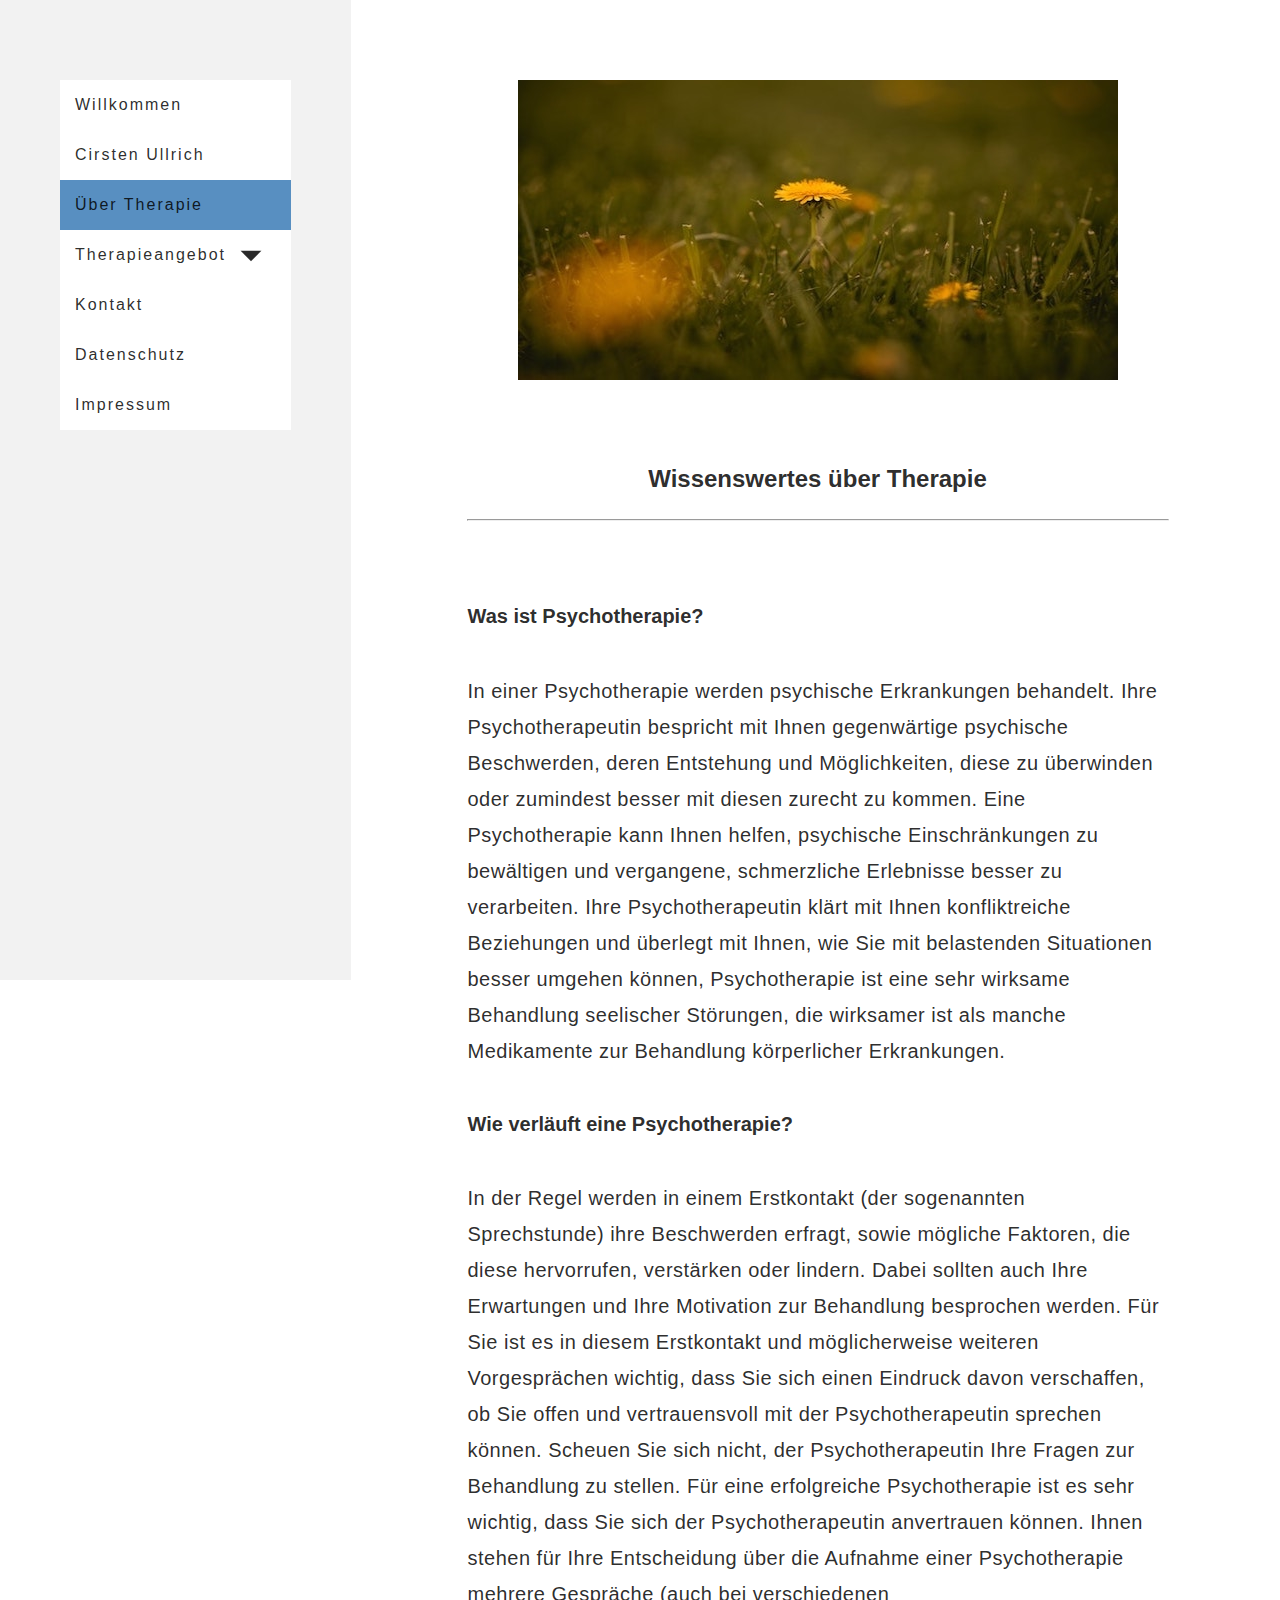
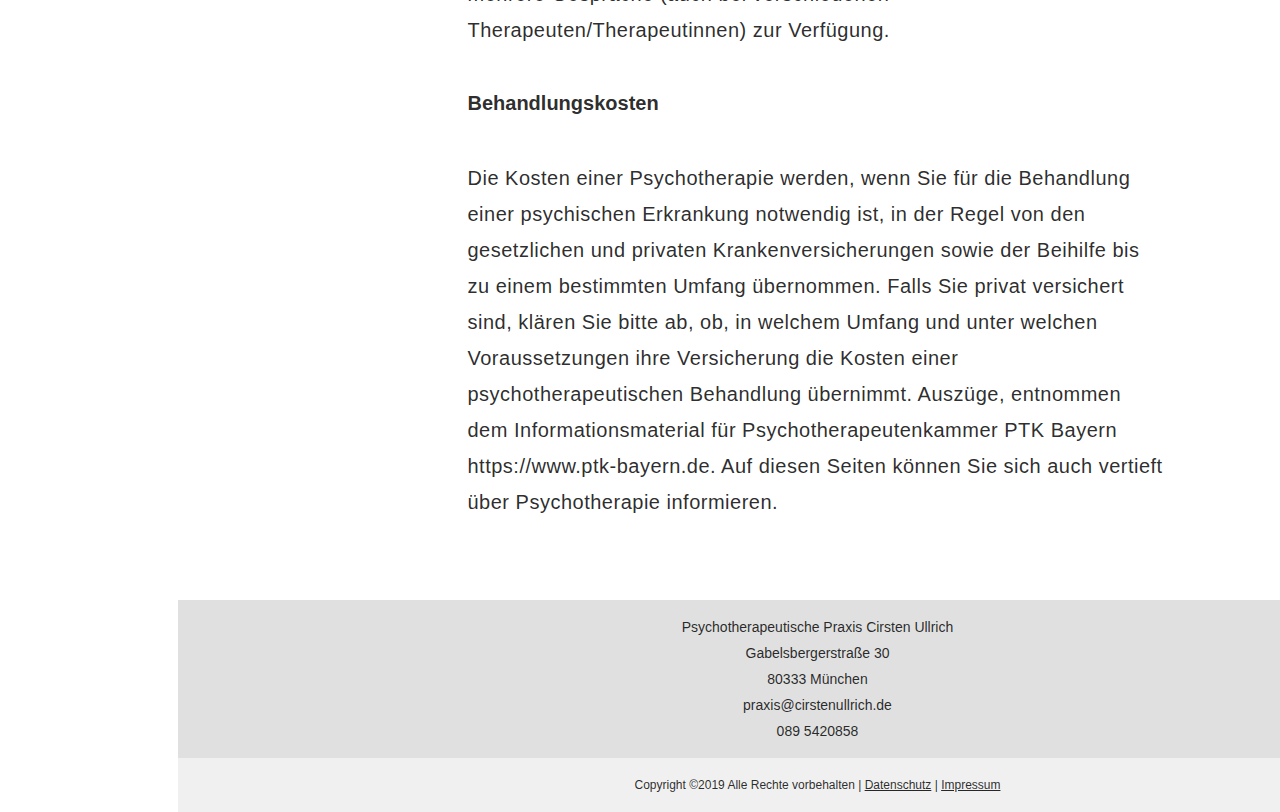
<file: Therapie.html>
<!DOCTYPE html>
<html lang="en">

<head>
    <meta charset="UTF-8">
    <meta name="viewport" content="width=device-width, initial-scale=1.0">
    <meta http-equiv="X-UA-Compatible" content="ie=edge">
    <title>Psychotherapie Cirsten Ullrich | Über Therapie</title>
    <link href="https://fonts.googleapis.com/icon?family=Material+Icons" rel="stylesheet" />
    <link rel="stylesheet" href="style.css">
</head>

<body>
    <!-- Menu only visible =< 1024px -->
    <div id="menuHeader">
        <i id="hamburger" class="material-icons">menu</i>
    </div>

    <div id="menuBody">
        <a href="index.html">Willkommen</a>
        <a href="Cirsten.html">Cirsten Ullrich</a>
        <a class="active" href="Therapie.html">Über Therapie</a>
        <a id="openSub" href="Therapieangebot.html">Therapieangebot
            <i class="material-icons" id="dropDown1">arrow_drop_down</i>
        </a>
        <div id="subMenu1">
            <a href="Therapieangebot.html#0">Behandlungsschwerpunkte</a>
            <a href="Therapieangebot.html#1">Verhaltenstherapie</a>
            <a href="Therapieangebot.html#2">Schematherapie</a>
            <a href="Therapieangebot.html#3">Gruppentherapie</a>
            <a href="Therapieangebot.html#4">Supervision</a>
        </div>
        <a href="Kontakt.html">Kontakt</a>
        <a href="Datenschutz.html">Datenschutz</a>
        <a href="Impressum.html">Impressum</a>

    </div>

    <!-- Menu visible starting from 1025px next to main content -->

    <div id="aside">
        <nav>
            <a href="index.html">Willkommen</a>
            <a href="Cirsten.html">Cirsten Ullrich</a>
            <a class="active" href="Therapie.html">Über Therapie</a>
            <a id="openSub" href="Therapieangebot.html">Therapieangebot
                <i class="material-icons" id="dropDown2">arrow_drop_down</i>
            </a>
            <div id="subMenu2">
                <a href="Therapieangebot.html#0">Behandlungsschwerpunkte</a>
                <a href="Therapieangebot.html#1">Verhaltenstherapie</a>
                <a href="Therapieangebot.html#2">Schematherapie</a>
                <a href="Therapieangebot.html#3">Gruppentherapie</a>
                <a href="Therapieangebot.html#4">Supervision</a>
            </div>
            <a href="Kontakt.html">Kontakt</a>
            <a href="Datenschutz.html">Datenschutz</a>
            <a href="Impressum.html">Impressum</a>
        </nav>
    </div>
    <div id="main">

        <img src="images/Löwenzahn.jpg" alt="Löwenzahn">

        <h1>Wissenswertes über Therapie</h1>

        <hr>

        <h3>Was ist Psychotherapie?</h3>
        <p>In einer Psychotherapie werden psychische Erkrankungen behandelt. Ihre Psychotherapeutin bespricht
            mit Ihnen gegenwärtige psychische Beschwerden, deren Entstehung und Möglichkeiten, diese zu
            überwinden oder zumindest besser mit diesen zurecht zu kommen.
            Eine Psychotherapie kann Ihnen helfen, psychische Einschränkungen zu bewältigen und vergangene,
            schmerzliche Erlebnisse besser zu verarbeiten. Ihre Psychotherapeutin klärt mit Ihnen konfliktreiche
            Beziehungen und überlegt mit Ihnen, wie Sie mit belastenden Situationen besser umgehen können,
            Psychotherapie ist eine sehr wirksame Behandlung seelischer Störungen, die wirksamer ist als manche
            Medikamente zur Behandlung körperlicher Erkrankungen.</p>
        <h3>Wie verläuft eine Psychotherapie?</h3>
        <p>In der Regel werden in einem Erstkontakt (der sogenannten Sprechstunde) ihre Beschwerden erfragt,
            sowie mögliche Faktoren, die diese hervorrufen, verstärken oder lindern. Dabei sollten auch Ihre
            Erwartungen und Ihre Motivation zur Behandlung besprochen werden. Für Sie ist es in diesem
            Erstkontakt und möglicherweise weiteren Vorgesprächen wichtig, dass Sie sich einen Eindruck davon
            verschaffen, ob Sie offen und vertrauensvoll mit der Psychotherapeutin sprechen können. Scheuen Sie
            sich nicht, der Psychotherapeutin Ihre Fragen zur Behandlung zu stellen. Für eine erfolgreiche
            Psychotherapie ist es sehr wichtig, dass Sie sich der Psychotherapeutin anvertrauen können. Ihnen stehen
            für Ihre Entscheidung über die Aufnahme einer Psychotherapie mehrere Gespräche (auch bei
            verschiedenen Therapeuten/Therapeutinnen) zur Verfügung.</p>
        <h3>Behandlungskosten</h3>
        <p>Die Kosten einer Psychotherapie werden, wenn Sie für die Behandlung einer psychischen Erkrankung
            notwendig ist, in der Regel von den gesetzlichen und privaten Krankenversicherungen sowie der Beihilfe
            bis zu einem bestimmten Umfang übernommen. Falls Sie privat versichert sind, klären Sie bitte ab, ob, in
            welchem Umfang und unter welchen Voraussetzungen ihre Versicherung die Kosten einer
            psychotherapeutischen Behandlung übernimmt.
            Auszüge, entnommen dem Informationsmaterial für Psychotherapeutenkammer PTK Bayern
            https://www.ptk-bayern.de. Auf diesen Seiten können Sie sich auch vertieft über Psychotherapie
            informieren.</p>

        <div id="footer">
            <ul>
                <li>Psychotherapeutische Praxis Cirsten Ullrich</li>
                <li>Gabelsbergerstraße 30</li>
                <li>80333 München</li>
                <li>praxis@cirstenullrich.de</li>
                <li>089 5420858</li>
            </ul>
            <footer>Copyright ©2019 Alle Rechte vorbehalten | <a href="Datenschutz.html">Datenschutz</a> | <a
                    href="Impressum.html">Impressum</a>
            </footer>
        </div>
    </div>





    <script src="https://ajax.googleapis.com/ajax/libs/jquery/3.4.0/jquery.min.js"></script>
    <script src="main.js"></script>
</body>

</html>
</file>
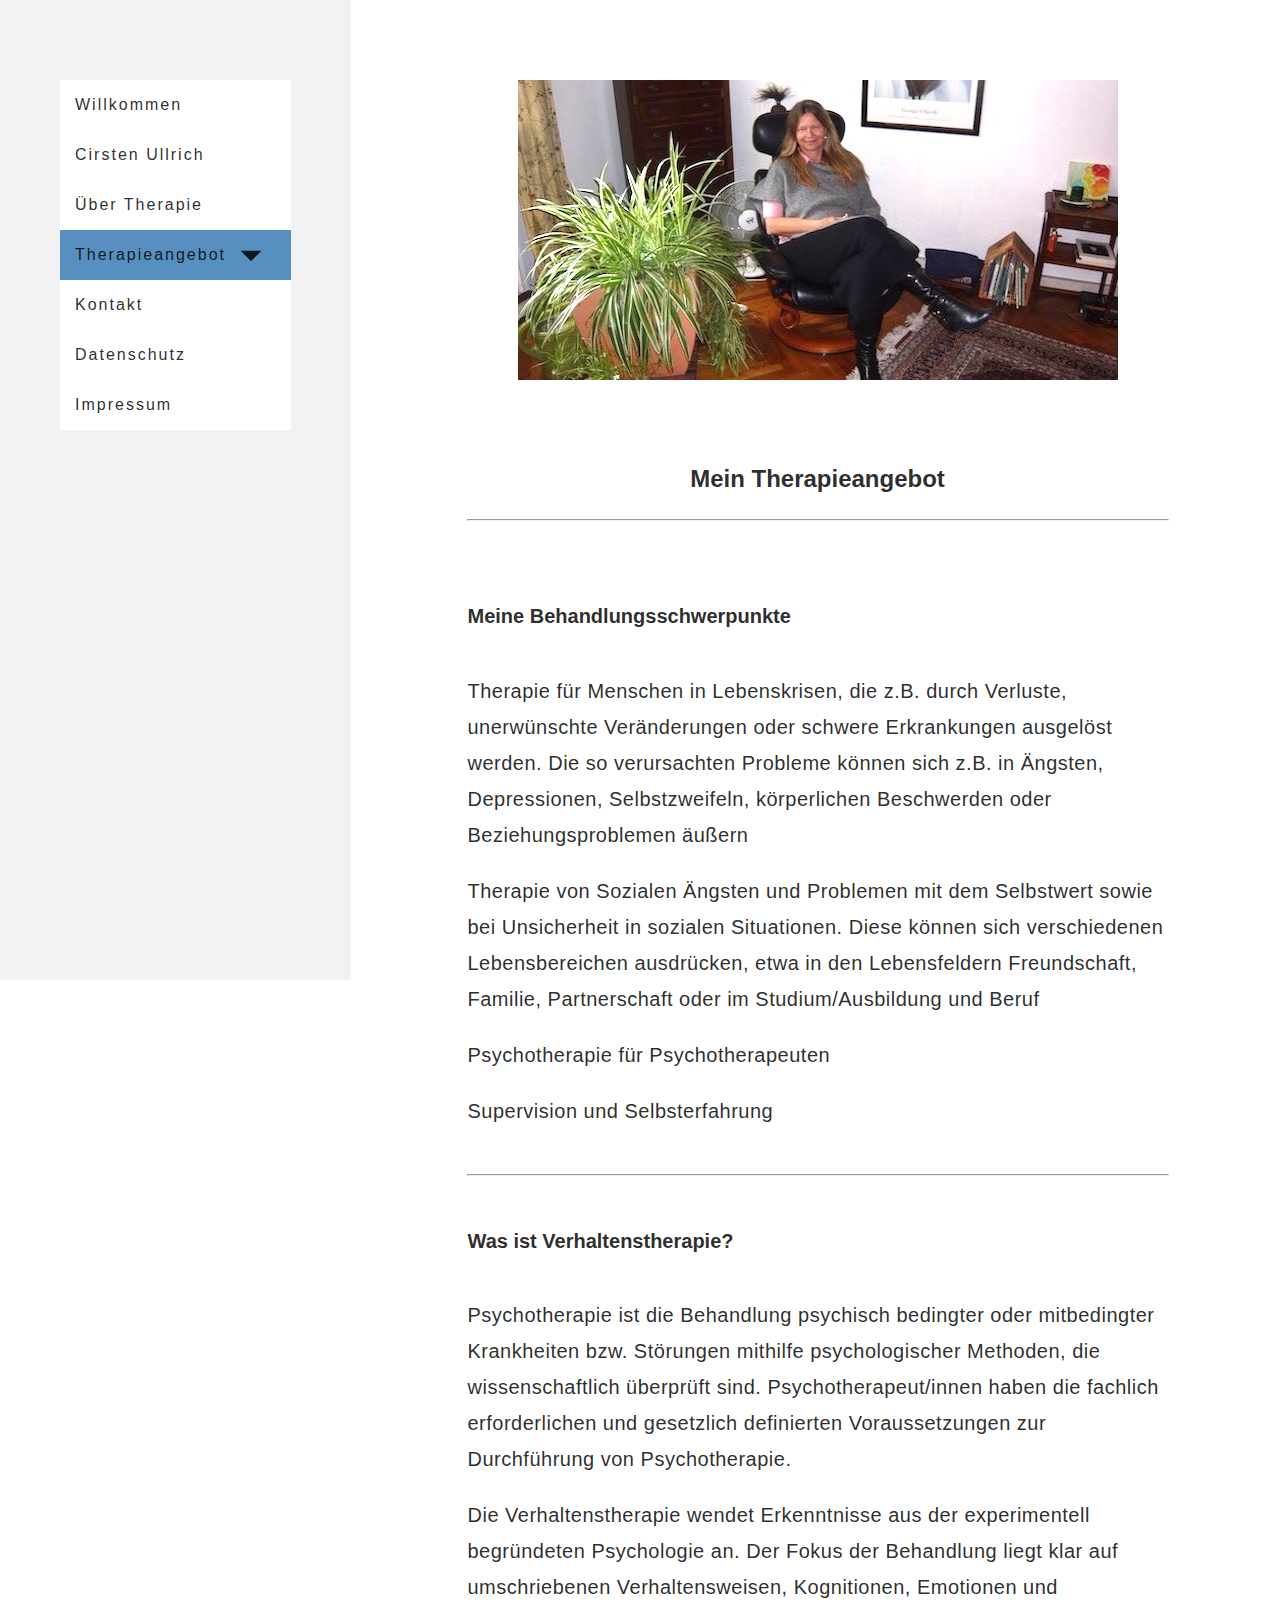
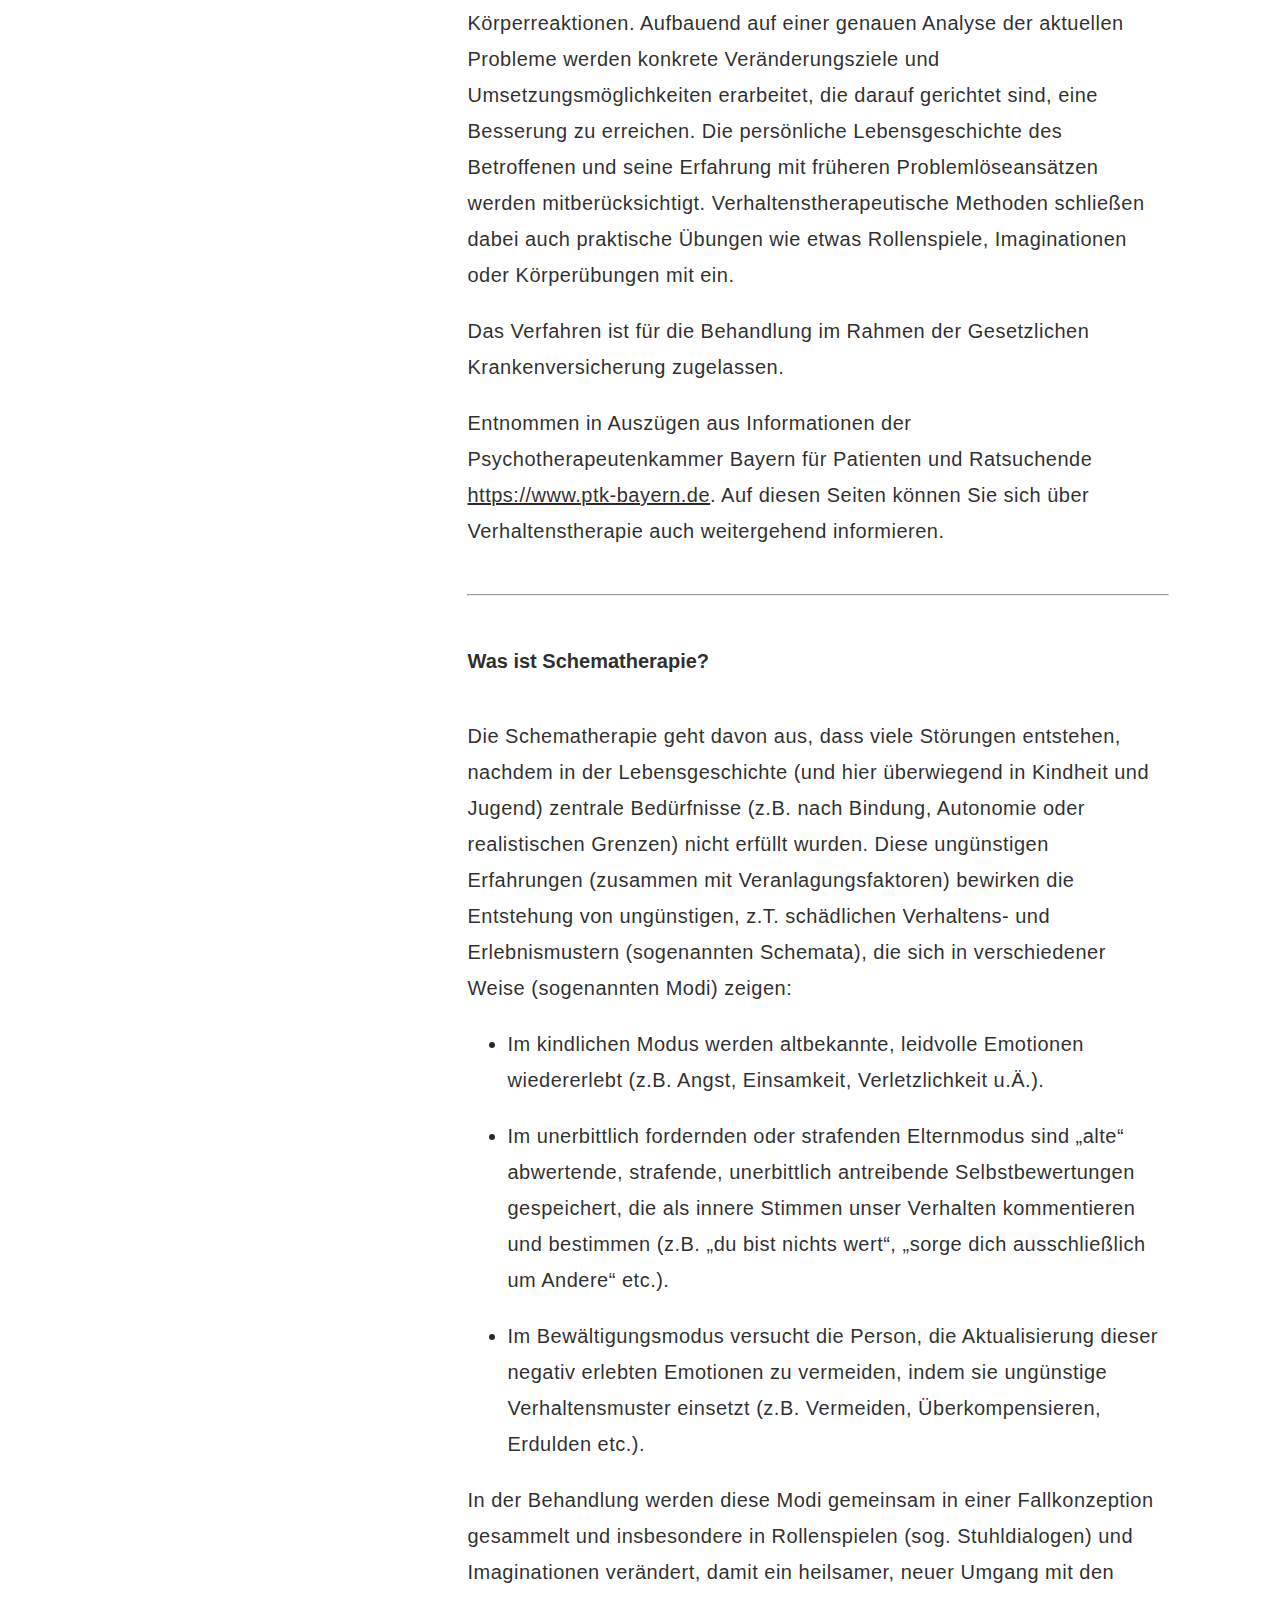
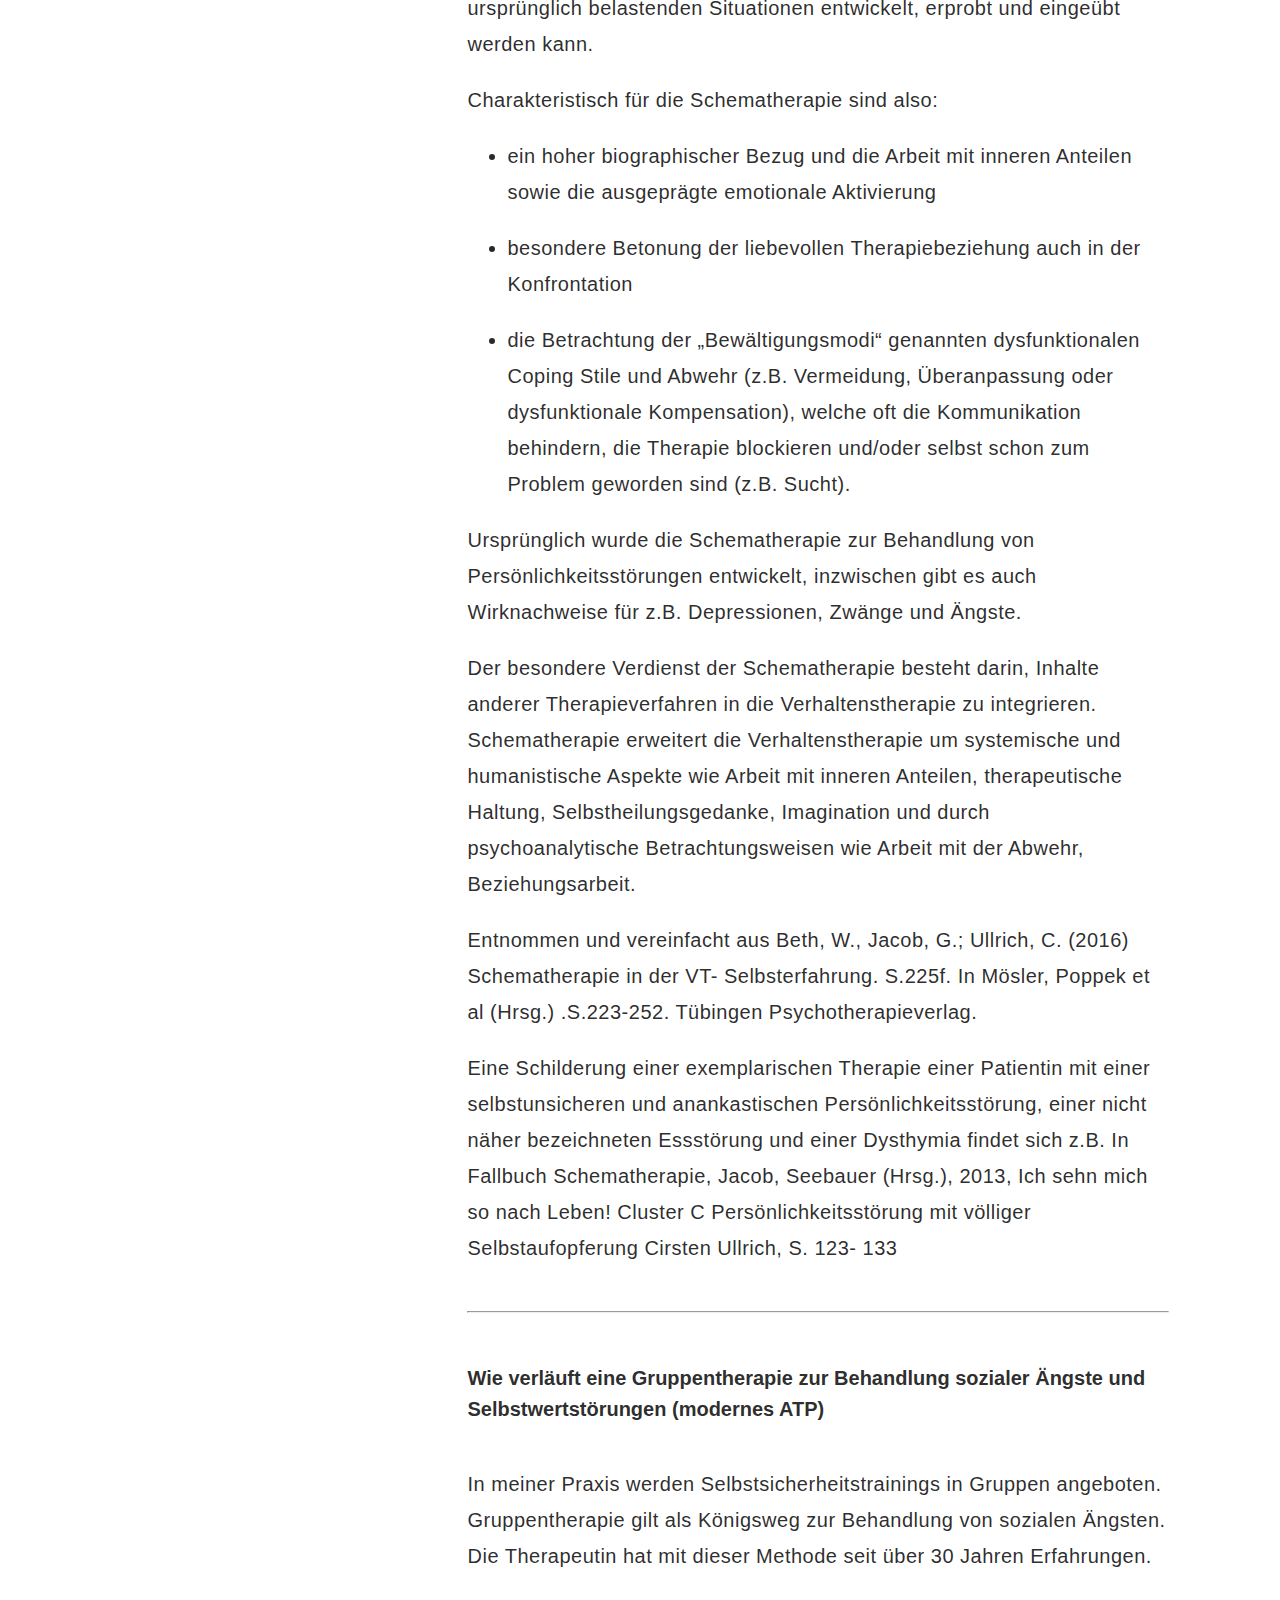
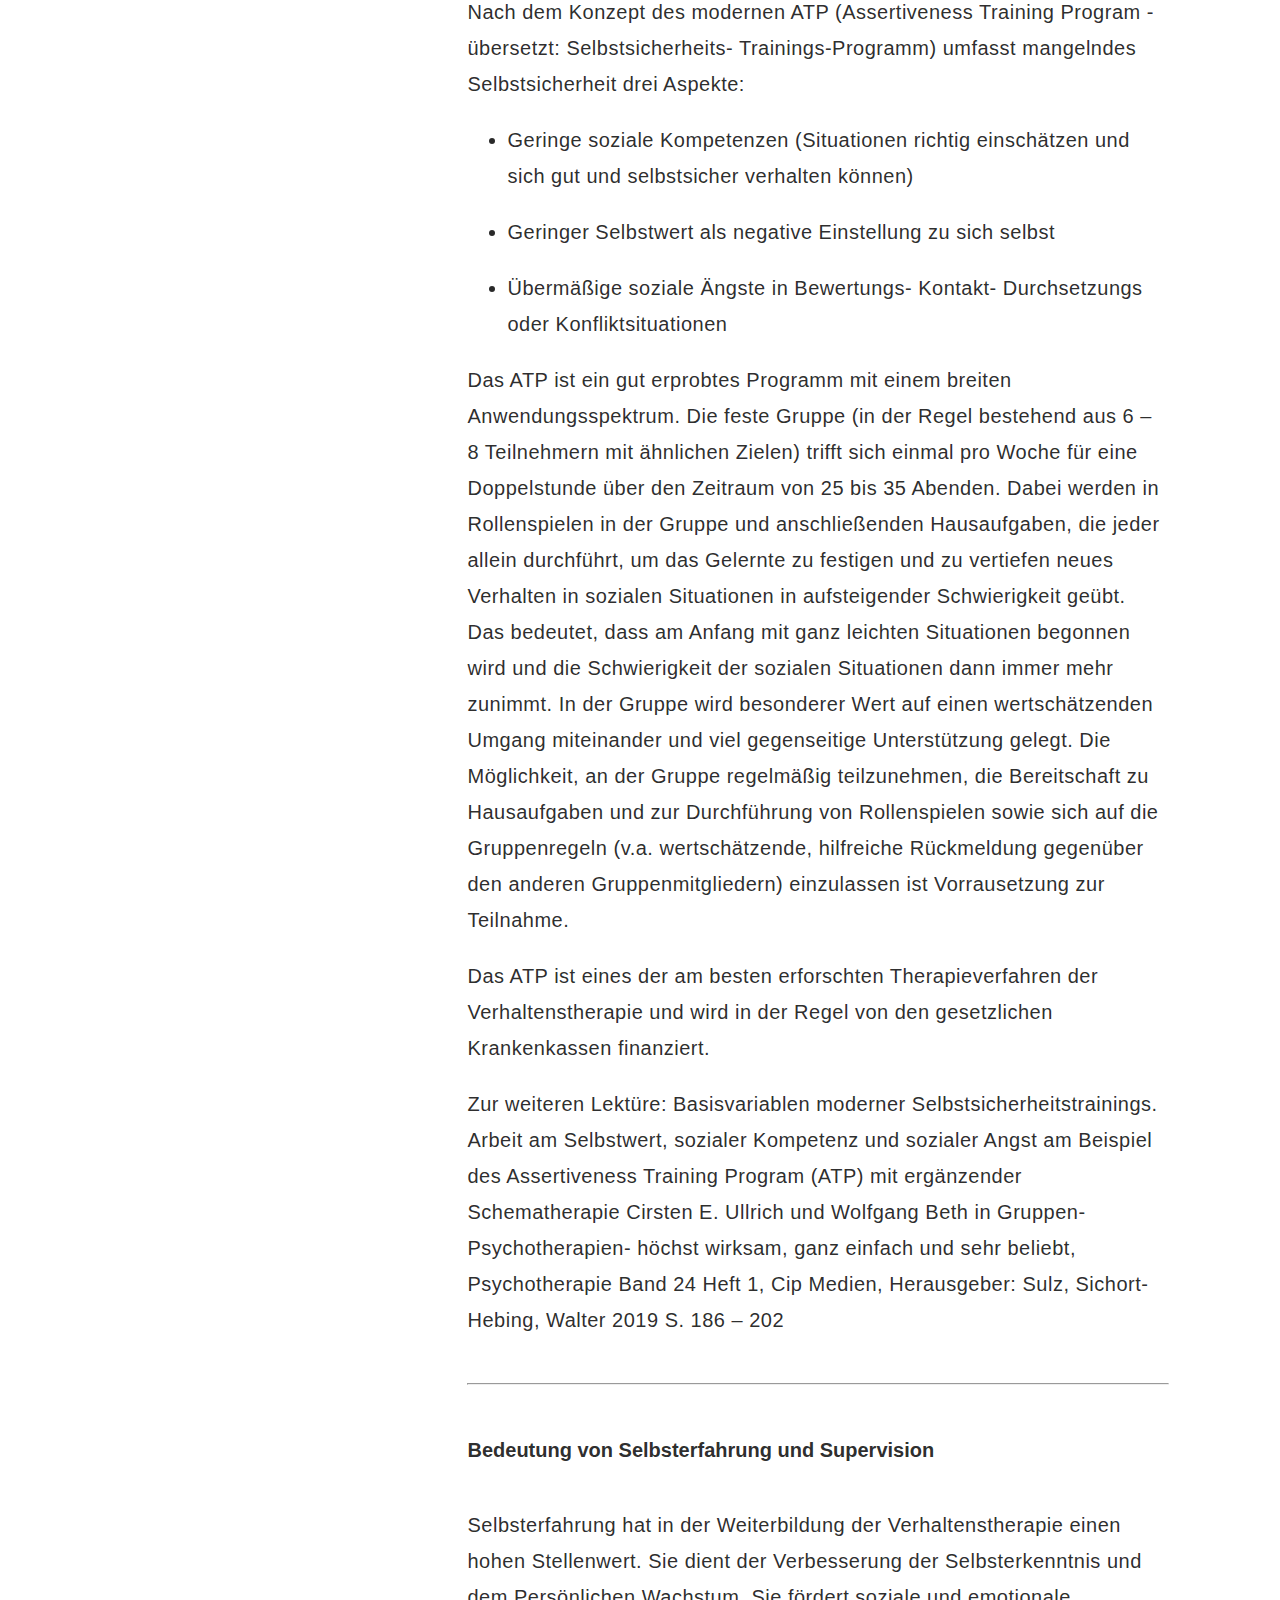
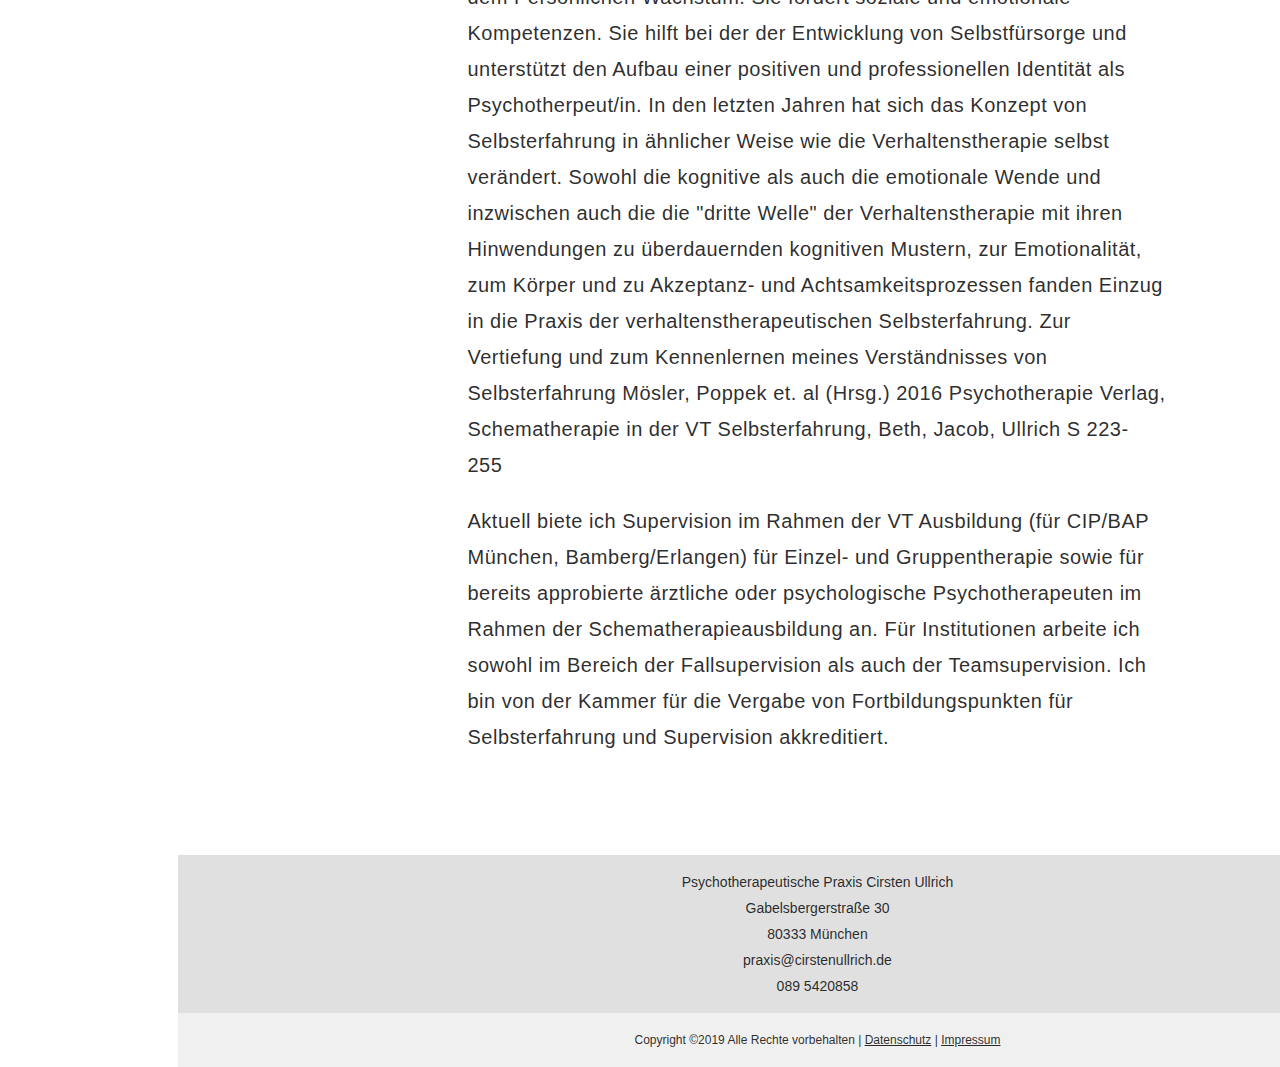
<file: Therapieangebot.html>
<!DOCTYPE html>
<html lang="en">

<head>
  <meta charset="UTF-8" />
  <meta name="viewport" content="width=device-width, initial-scale=1.0" />
  <meta http-equiv="X-UA-Compatible" content="ie=edge" />
  <title>Psychotherapie Cirsten Ullrich | Therapieangebot</title>
  <link href="https://fonts.googleapis.com/icon?family=Material+Icons" rel="stylesheet" />
  <link rel="stylesheet" href="style.css" />
</head>

<body>
  <!-- Menu only visible =< 1024px -->
  <div id="menuHeader">
    <i id="hamburger" class="material-icons">menu</i>
  </div>

  <div id="menuBody">
    <a href="index.html">Willkommen</a>
    <a href="Cirsten.html">Cirsten Ullrich</a>
    <a href="Therapie.html">Über Therapie</a>
    <a class="active" id="openSub" href="Therapieangebot.html">Therapieangebot
      <i class="material-icons" id="dropDown1">arrow_drop_down</i>
    </a>
    <div id="subMenu1">
      <a href="#0">Behandlungsschwerpunkte</a>
      <a href="#1">Verhaltenstherapie</a>
      <a href="#2">Schematherapie</a>
      <a href="#3">Gruppentherapie</a>
      <a href="#4">Supervision</a>
    </div>
    <a href="Kontakt.html">Kontakt</a>
    <a href="Datenschutz.html">Datenschutz</a>
    <a href="Impressum.html">Impressum</a>
  </div>

  <!-- Menu visible starting from 1025px next to main content -->

  <div id="aside">
    <nav>
      <a href="index.html">Willkommen</a>
      <a href="Cirsten.html">Cirsten Ullrich</a>
      <a href="Therapie.html">Über Therapie</a>
      <a class="active" id="openSub" href="Therapieangebot.html">Therapieangebot
        <i class="material-icons" id="dropDown2">arrow_drop_down</i>
      </a>
      <div id="subMenu2">
        <a href="#0">Behandlungsschwerpunkte</a>
        <a href="#1">Verhaltenstherapie</a>
        <a href="#2">Schematherapie</a>
        <a href="#3">Gruppentherapie</a>
        <a href="#4">Supervision</a>
      </div>
      <a href="Kontakt.html">Kontakt</a>
      <a href="Datenschutz.html">Datenschutz</a>
      <a href="Impressum.html">Impressum</a>
    </nav>
  </div>
  <div id="main">
    <img src="images/cirsten1.jpeg" alt="Cirsten Ullrich" />

    <h1 id="0">Mein Therapieangebot</h1>
    <hr />

    <h3>Meine Behandlungsschwerpunkte</h3>
    <ul class="listWerde">
      <li>
        Therapie für Menschen in Lebenskrisen, die z.B. durch Verluste,
        unerwünschte Veränderungen oder schwere Erkrankungen ausgelöst werden.
        Die so verursachten Probleme können sich z.B. in Ängsten,
        Depressionen, Selbstzweifeln, körperlichen Beschwerden oder
        Beziehungsproblemen äußern
      </li>
      <li>
        Therapie von Sozialen Ängsten und Problemen mit dem Selbstwert sowie
        bei Unsicherheit in sozialen Situationen. Diese können sich
        verschiedenen Lebensbereichen ausdrücken, etwa in den Lebensfeldern
        Freundschaft, Familie, Partnerschaft oder im Studium/Ausbildung und
        Beruf
      </li>
      <li>Psychotherapie für Psychotherapeuten</li>
      <li>Supervision und Selbsterfahrung</li>
      <div id="1"></div>
    </ul>

    <hr />
    <h3>Was ist Verhaltenstherapie?</h3>
    <ul class="listWerde">
      <li>
        Psychotherapie ist die Behandlung psychisch bedingter oder mitbedingter
        Krankheiten bzw. Störungen mithilfe psychologischer Methoden, die
        wissenschaftlich überprüft sind. Psychotherapeut/innen haben die
        fachlich erforderlichen und gesetzlich definierten Voraussetzungen zur
        Durchführung von Psychotherapie.
      </li>
      <li>
        Die Verhaltenstherapie wendet Erkenntnisse aus der experimentell
        begründeten Psychologie an. Der Fokus der Behandlung liegt klar auf
        umschriebenen Verhaltensweisen, Kognitionen, Emotionen und
        Körperreaktionen. Aufbauend auf einer genauen Analyse der aktuellen
        Probleme werden konkrete Veränderungsziele und Umsetzungsmöglichkeiten
        erarbeitet, die darauf gerichtet sind, eine Besserung zu erreichen.
        Die persönliche Lebensgeschichte des Betroffenen und seine Erfahrung
        mit früheren Problemlöseansätzen werden mitberücksichtigt.
        Verhaltenstherapeutische Methoden schließen dabei auch praktische
        Übungen wie etwas Rollenspiele, Imaginationen oder Körperübungen mit
        ein.
      </li>
      <li>
        Das Verfahren ist für die Behandlung im Rahmen der Gesetzlichen
        Krankenversicherung zugelassen.
      </li>
      <li>
        Entnommen in Auszügen aus Informationen der Psychotherapeutenkammer
        Bayern für Patienten und Ratsuchende
        <a target="_blank" href="https://www.ptk-bayern.de">https://www.ptk-bayern.de</a>. Auf
        diesen Seiten können Sie sich über Verhaltenstherapie auch
        weitergehend informieren.
      </li>
      <div id="2"></div>
    </ul>

    <hr />
    <h3>Was ist Schematherapie?</h3>
    <ul class="listWerde">
      <li>
        Die Schematherapie geht davon aus, dass viele Störungen entstehen,
        nachdem in der Lebensgeschichte (und hier überwiegend in Kindheit und
        Jugend) zentrale Bedürfnisse (z.B. nach Bindung, Autonomie oder
        realistischen Grenzen) nicht erfüllt wurden. Diese ungünstigen
        Erfahrungen (zusammen mit Veranlagungsfaktoren) bewirken die
        Entstehung von ungünstigen, z.T. schädlichen Verhaltens- und
        Erlebnismustern (sogenannten Schemata), die sich in verschiedener
        Weise (sogenannten Modi) zeigen:
        <ol class="dots">
          <li>
            Im kindlichen Modus werden altbekannte, leidvolle Emotionen
            wiedererlebt (z.B. Angst, Einsamkeit, Verletzlichkeit u.Ä.).
          </li>
          <li>
            Im unerbittlich fordernden oder strafenden Elternmodus sind „alte“
            abwertende, strafende, unerbittlich antreibende Selbstbewertungen
            gespeichert, die als innere Stimmen unser Verhalten kommentieren
            und bestimmen (z.B. „du bist nichts wert“, „sorge dich
            ausschließlich um Andere“ etc.).
          </li>
          <li>
            Im Bewältigungsmodus versucht die Person, die Aktualisierung
            dieser negativ erlebten Emotionen zu vermeiden, indem sie
            ungünstige Verhaltensmuster einsetzt (z.B. Vermeiden,
            Überkompensieren, Erdulden etc.).
          </li>
        </ol>
      </li>
      <li>
        In der Behandlung werden diese Modi gemeinsam in einer Fallkonzeption
        gesammelt und insbesondere in Rollenspielen (sog. Stuhldialogen) und
        Imaginationen verändert, damit ein heilsamer, neuer Umgang mit den
        ursprünglich belastenden Situationen entwickelt, erprobt und eingeübt
        werden kann.
      </li>
      <li>
        Charakteristisch für die Schematherapie sind also:

        <ol class="dots">
          <li>
            ein hoher biographischer Bezug und die Arbeit mit inneren Anteilen
            sowie die ausgeprägte emotionale Aktivierung
          </li>
          <li>
            besondere Betonung der liebevollen Therapiebeziehung auch in der
            Konfrontation
          </li>
          <li>
            die Betrachtung der „Bewältigungsmodi“ genannten dysfunktionalen
            Coping Stile und Abwehr (z.B. Vermeidung, Überanpassung oder
            dysfunktionale Kompensation), welche oft die Kommunikation
            behindern, die Therapie blockieren und/oder selbst schon zum
            Problem geworden sind (z.B. Sucht).
          </li>
        </ol>
      </li>
      <li>
        Ursprünglich wurde die Schematherapie zur Behandlung von
        Persönlichkeitsstörungen entwickelt, inzwischen gibt es auch
        Wirknachweise für z.B. Depressionen, Zwänge und Ängste.
      </li>
      <li>
        Der besondere Verdienst der Schematherapie besteht darin, Inhalte
        anderer Therapieverfahren in die Verhaltenstherapie zu integrieren.
        Schematherapie erweitert die Verhaltenstherapie um systemische und
        humanistische Aspekte wie Arbeit mit inneren Anteilen, therapeutische
        Haltung, Selbstheilungsgedanke, Imagination und durch
        psychoanalytische Betrachtungsweisen wie Arbeit mit der Abwehr,
        Beziehungsarbeit.
      </li>
      <li>
        Entnommen und vereinfacht aus Beth, W., Jacob, G.; Ullrich, C. (2016)
        Schematherapie in der VT- Selbsterfahrung. S.225f. In Mösler, Poppek et
        al (Hrsg.) .S.223-252. Tübingen Psychotherapieverlag.
      </li>
      <li>
        Eine Schilderung einer exemplarischen Therapie einer Patientin mit einer
        selbstunsicheren und anankastischen Persönlichkeitsstörung, einer
        nicht näher bezeichneten Essstörung und einer Dysthymia findet sich
        z.B. In Fallbuch Schematherapie, Jacob, Seebauer (Hrsg.), 2013, Ich
        sehn mich so nach Leben! Cluster C Persönlichkeitsstörung mit völliger
        Selbstaufopferung Cirsten Ullrich, S. 123- 133
      </li>
      <div id="3"></div>
    </ul>
    <hr />
    <h3>
      Wie verläuft eine Gruppentherapie zur Behandlung sozialer Ängste und
      Selbstwertstörungen (modernes ATP)
    </h3>

    <ul class="listWerde">
      <li>
        In meiner Praxis werden Selbstsicherheitstrainings in Gruppen
        angeboten. Gruppentherapie gilt als Königsweg zur Behandlung von
        sozialen Ängsten. Die Therapeutin hat mit dieser Methode seit über 30
        Jahren Erfahrungen.
      </li>
      <li>
        Nach dem Konzept des modernen ATP (Assertiveness Training Program -
        übersetzt: Selbstsicherheits- Trainings-Programm) umfasst mangelndes
        Selbstsicherheit drei Aspekte:

        <ol class="dots">
          <li>
            Geringe soziale Kompetenzen (Situationen richtig einschätzen und
            sich gut und selbstsicher verhalten können)
          </li>
          <li>Geringer Selbstwert als negative Einstellung zu sich selbst</li>
          <li>
            Übermäßige soziale Ängste in Bewertungs- Kontakt- Durchsetzungs
            oder Konfliktsituationen
          </li>
        </ol>
      </li>
      <li>
        Das ATP ist ein gut erprobtes Programm mit einem breiten
        Anwendungsspektrum. Die feste Gruppe (in der Regel bestehend aus 6 – 8
        Teilnehmern mit ähnlichen Zielen) trifft sich einmal pro Woche für
        eine Doppelstunde über den Zeitraum von 25 bis 35 Abenden. Dabei
        werden in Rollenspielen in der Gruppe und anschließenden Hausaufgaben,
        die jeder allein durchführt, um das Gelernte zu festigen und zu
        vertiefen neues Verhalten in sozialen Situationen in aufsteigender
        Schwierigkeit geübt. Das bedeutet, dass am Anfang mit ganz leichten
        Situationen begonnen wird und die Schwierigkeit der sozialen
        Situationen dann immer mehr zunimmt. In der Gruppe wird besonderer
        Wert auf einen wertschätzenden Umgang miteinander und viel
        gegenseitige Unterstützung gelegt. Die Möglichkeit, an der Gruppe
        regelmäßig teilzunehmen, die Bereitschaft zu Hausaufgaben und zur
        Durchführung von Rollenspielen sowie sich auf die Gruppenregeln (v.a.
        wertschätzende, hilfreiche Rückmeldung gegenüber den anderen
        Gruppenmitgliedern) einzulassen ist Vorrausetzung zur Teilnahme.
      </li>
      <li>
        Das ATP ist eines der am besten erforschten Therapieverfahren der
        Verhaltenstherapie und wird in der Regel von den gesetzlichen
        Krankenkassen finanziert.
      </li>
      <li>
        Zur weiteren Lektüre: Basisvariablen moderner
        Selbstsicherheitstrainings. Arbeit am Selbstwert, sozialer Kompetenz
        und sozialer Angst am Beispiel des Assertiveness Training Program
        (ATP) mit ergänzender Schematherapie Cirsten E. Ullrich und Wolfgang
        Beth in Gruppen-Psychotherapien- höchst wirksam, ganz einfach und sehr
        beliebt, Psychotherapie Band 24 Heft 1, Cip Medien, Herausgeber: Sulz,
        Sichort- Hebing, Walter 2019 S. 186 – 202
      </li>
      <div id="4"></div>
    </ul>

    <hr />
    <h3>Bedeutung von Selbsterfahrung und Supervision</h3>

    <ul class="listWerde">
      <li>
        Selbsterfahrung hat in der Weiterbildung der Verhaltenstherapie einen
        hohen Stellenwert. Sie dient der Verbesserung der Selbsterkenntnis und
        dem Persönlichen Wachstum. Sie fördert soziale und emotionale
        Kompetenzen. Sie hilft bei der der Entwicklung von Selbstfürsorge und
        unterstützt den Aufbau einer positiven und professionellen Identität
        als Psychotherpeut/in. In den letzten Jahren hat sich das Konzept von
        Selbsterfahrung in ähnlicher Weise wie die Verhaltenstherapie selbst
        verändert. Sowohl die kognitive als auch die emotionale Wende und
        inzwischen auch die die "dritte Welle" der Verhaltenstherapie mit
        ihren Hinwendungen zu überdauernden kognitiven Mustern, zur
        Emotionalität, zum Körper und zu Akzeptanz- und Achtsamkeitsprozessen
        fanden Einzug in die Praxis der verhaltenstherapeutischen
        Selbsterfahrung. Zur Vertiefung und zum Kennenlernen meines
        Verständnisses von Selbsterfahrung Mösler, Poppek et. al (Hrsg.) 2016
        Psychotherapie Verlag, Schematherapie in der VT Selbsterfahrung, Beth,
        Jacob, Ullrich S 223- 255
      </li>

      <li>
        Aktuell biete ich Supervision im Rahmen der VT Ausbildung (für CIP/BAP
        München, Bamberg/Erlangen) für Einzel- und Gruppentherapie sowie für
        bereits approbierte ärztliche oder psychologische Psychotherapeuten im
        Rahmen der Schematherapieausbildung an. Für Institutionen arbeite ich
        sowohl im Bereich der Fallsupervision als auch der Teamsupervision.
        Ich bin von der Kammer für die Vergabe von Fortbildungspunkten für
        Selbsterfahrung und Supervision akkreditiert.
      </li>
    </ul>

    <div id="footer">
      <ul>
        <li>Psychotherapeutische Praxis Cirsten Ullrich</li>
        <li>Gabelsbergerstraße 30</li>
        <li>80333 München</li>
        <li>praxis@cirstenullrich.de</li>
        <li>089 5420858</li>
      </ul>
      <footer>
        Copyright ©2019 Alle Rechte vorbehalten |
        <a href="Datenschutz.html">Datenschutz</a> |
        <a href="Impressum.html">Impressum</a>
      </footer>
    </div>
  </div>

  <script src="https://ajax.googleapis.com/ajax/libs/jquery/3.4.0/jquery.min.js"></script>
  <script src="main.js"></script>
</body>

</html>
</file>
<file: style.css>
/* Submenu style */

#subMenu1>a,
#subMenu2>a {
  display: flex;
  align-items: center;
  justify-content: space-between;
  font-size: 1.5rem;
  letter-spacing: 2px;
  background-color: #f2f2f2;
  text-decoration: none;
  color: rgba(0, 0, 0, 0.84);
}

#subMenu1,
#subMenu2 {
  display: none;
}

#dropDown1,
#dropDown2 {
  font-size: 5rem !important;
  /* margin-right: 2rem; */
}

/* Menu screen */

#aside {
  display: none;
}

/* Menu phone */

#hamburger {
  font-size: 4.5rem !important;
  margin-left: 1.5rem;
}

.darkBack {
  background: rgba(0, 0, 0, 0.5);
}

#menuHeader {
  display: none;
  width: 100vw;
  /* height: 10vh; */
  height: 60px;
  background-color: #f2f2f2;
  align-items: center;
}

#menuBody {
  display: none;
  position: absolute;
  top: 60px;
  width: 100vw;
  max-height: 80vh;
  overflow-y: scroll;
}

.show {
  display: block !important;
}

#menuBody>a,
nav>a,
#subMenu1>a,
#subMenu2>a {
  padding: 0 1.5rem 0 1.5rem;
  height: 5rem;
  display: flex;
  align-items: center;
  justify-content: space-between;
  letter-spacing: 2px;
  background-color: white;
  font-size: 1.6rem;
  text-decoration: none;
}

#subMenu1>a,
#subMenu2>a {
  background-color: white;
  font-size: 1.2rem;
}

#subMenu2>a:hover,
nav>a:hover {
  background-color: #588fc1;
}

.active {
  background-color: #588fc1 !important;
}

/* Menu effect drop down */

.fixed {
  position: fixed !important;
  animation: popDown 0.5s;
  top: 0;
  animation-duration: 0.5s;
  animation-timing-function: ease;
  animation-delay: 0s;
  animation-iteration-count: 1;
  animation-direction: normal;
  animation-fill-mode: none;
  animation-play-state: running;
  animation-name: popDown;
}

@keyframes popDown {
  0% {
    transform: translateY(-100px);
  }
}

.fixMenu {
  position: fixed !important;
}

/* General style */

ul {
  list-style: none;
  padding: 0;
}

#footer {
  margin-top: 6rem;
  background-color: #e0e0e0;
  width: 100vw;
  font-size: 1.4rem;
  text-align: center;
}

footer {
  background-color: #f0f0f0;
  padding: 2rem;
  font-size: 1.2rem;
}

#footer>ul>li {
  padding: 0.5rem;
}

html {
  font-size: 62.5%;
  /* height: 100vh; */
}

a {
  color: inherit !important;
}

.contact {
  width: 100%;

}

body {
  overflow-x: hidden;
  margin: 0;
  color: rgba(0, 0, 0, 0.84);
  font-family: "Arial", sans-serif;
}



.listWerde,
p {
  font-size: 2rem;
  letter-spacing: 0.5px;
  line-height: 1.8;
  word-break: break-word;
  max-width: 700px;
}

.listWerde>li {
  margin-bottom: 2rem;
}

ol>li {
  margin-top: 2rem;
}

.dots {
  list-style: disc;
}

h1 {
  font-size: 2.4rem;
  line-height: 1.58;
  text-align: center;
  margin-top: 0;
  max-width: 700px;
}

h2 {
  font-size: 2.2rem;
  color: #588fc1;
  line-height: 1.58;
  width: 100%;
  max-width: 700px;
  margin-bottom: 3rem;
}

h3 {
  font-size: 2rem;
  line-height: 1.58;
  width: 100%;
  max-width: 700px;
}

#main {
  display: flex;
  align-items: center;
  flex-direction: column;
  padding: 8rem 4rem 0 4rem;
  height: 100%;
}

h1+hr {
  width: 100%;
  max-width: 700px;
  margin-bottom: 6rem;
}

hr {
  width: 100%;
  max-width: 700px;
  margin-bottom: 3rem;
}

.info {
  font-size: 1.6rem;
}

img {
  margin-bottom: 8rem;
  max-width: 100%;


}


/* Media queries for smaller screens */
@media (max-width: 1024px) {

  p,
  .listWerde,
  h3 {
    font-size: 1.8rem;
  }

  .info {
    font-size: 1.6rem;
  }

  h1 {
    font-size: 2.2rem;
  }

  h2 {
    font-size: 2rem;
  }

  h3 {
    font-size: 2rem;
  }

  #menuHeader {
    display: flex;
  }
}

/* Media queries for phones */

@media (max-width: 400px) {

  p,
  .listWerde,
  h3 {
    font-size: 1.4rem;
  }

  .info {
    font-size: 1.2rem;
  }

  h1 {
    font-size: 1.8rem;
  }

  h2 {
    font-size: 1.6rem;
    margin-bottom: 1.5rem;
  }

  h1+hr {
    margin-bottom: 3rem;
  }

  #footer {
    font-size: 1.2rem;
  }

  footer {
    font-size: 1rem;
  }

  img {
    margin-bottom: 4rem;
    max-height: 130px;
  }

  #listWerde>li {
    margin-bottom: 1rem;
  }

  #main {

    padding: 6rem 4rem 0 4rem;

  }
}

/* Media queries for bigger screens */

@media (min-width: 1025px) {
  #aside {
    display: block;
    padding: 8rem 6rem 0 6rem;
    height: 100%;
    position: fixed;
    background-color: #f2f2f2;
    overflow-y: auto;

    top: 0;
    left: 0;
  }

  #footer {
    left: 250px;
  }

  #main {
    margin-left: 400px;
    margin-right: 45px;
  }
}
</file>
